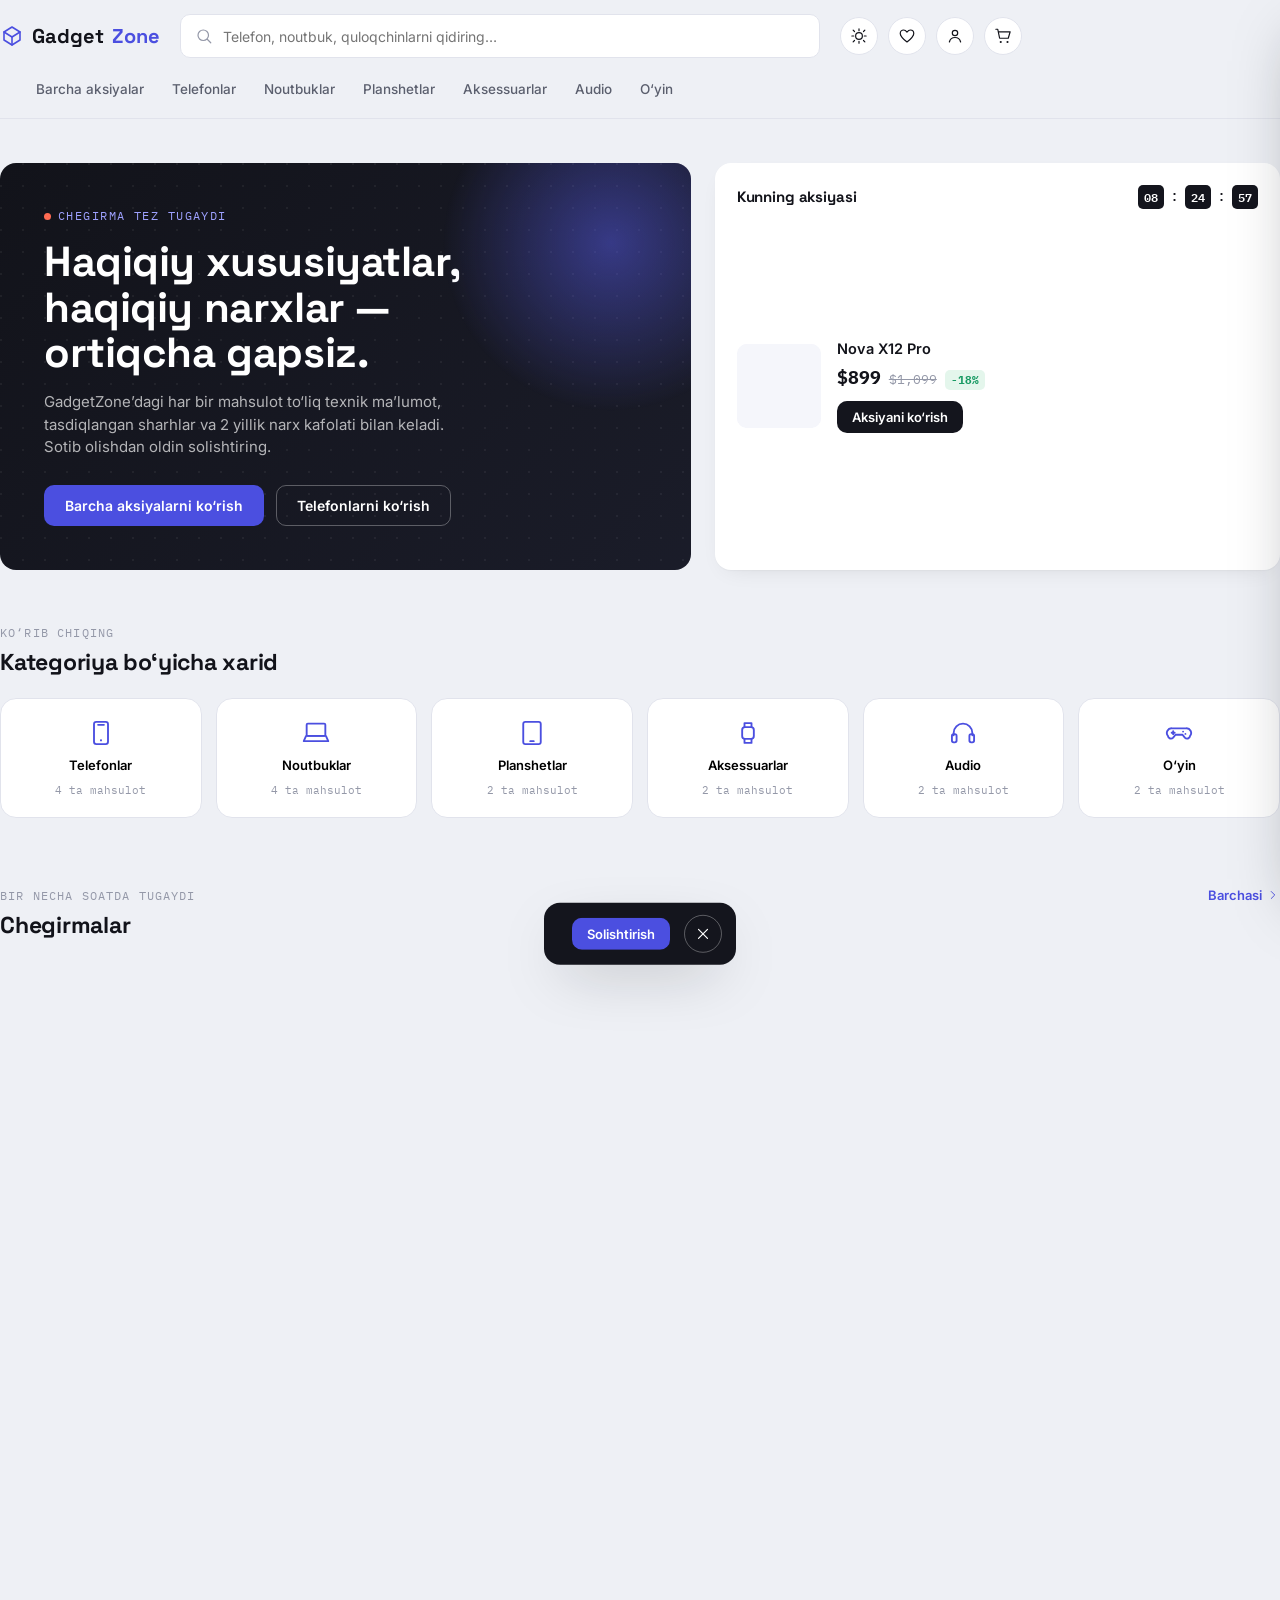
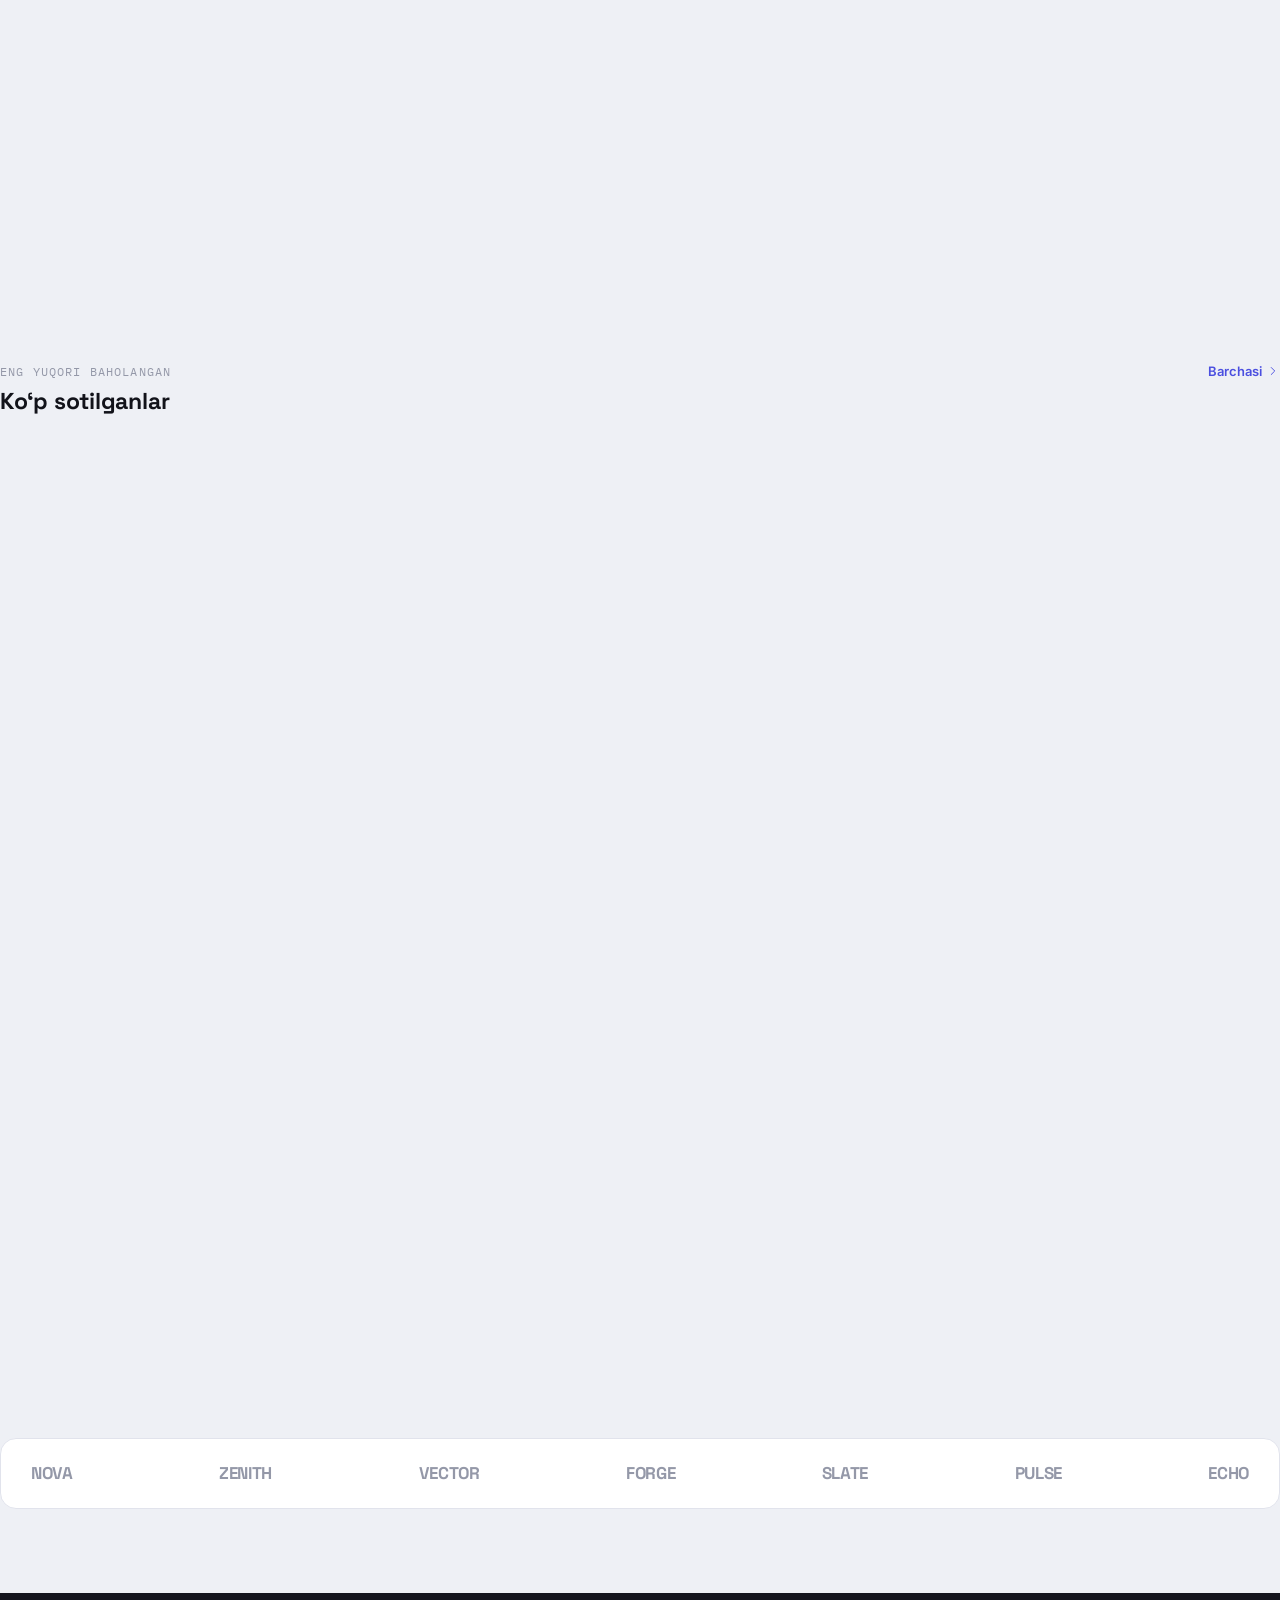
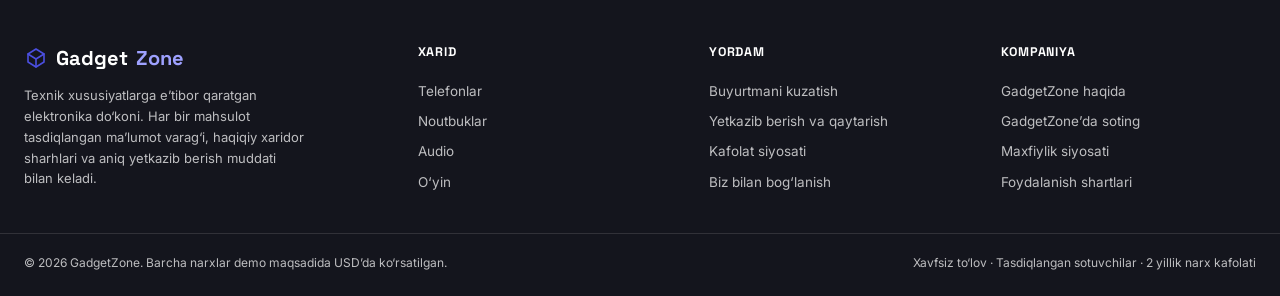
<file: index.html>
<!DOCTYPE html>
<html lang="uz">
<head>
<meta charset="UTF-8">
<meta name="viewport" content="width=device-width, initial-scale=1.0">
<title>GadgetZone — Ishonchli texnik xususiyatlar</title>
<link rel="preconnect" href="https://fonts.googleapis.com">
<link href="https://fonts.googleapis.com/css2?family=Space+Grotesk:wght@500;600;700&family=Inter:wght@400;500;600;700&family=IBM+Plex+Mono:wght@400;500;600&display=swap" rel="stylesheet">
 <link rel="stylesheet" href="style.css">
</head>
<body>

<!-- Icon symbols -->
<svg class="visually-hidden" aria-hidden="true">
  <symbol id="icon-logo" viewBox="0 0 24 24"><path d="M4 8 L12 3 L20 8 L20 16 L12 21 L4 16 Z"/><path d="M4 8 L12 13 L20 8"/><path d="M12 13 L12 21"/></symbol>
  <symbol id="icon-search" viewBox="0 0 24 24"><circle cx="11" cy="11" r="7"/><path d="M21 21 L16.65 16.65"/></symbol>
  <symbol id="icon-heart" viewBox="0 0 24 24"><path d="M12 20 C7 16 3 12.5 3 8.5 C3 5.8 5.1 4 7.5 4 C9.2 4 10.6 5 12 6.8 C13.4 5 14.8 4 16.5 4 C18.9 4 21 5.8 21 8.5 C21 12.5 17 16 12 20 Z"/></symbol>
  <symbol id="icon-heart-filled" viewBox="0 0 24 24" fill="currentColor" stroke="none"><path d="M12 20 C7 16 3 12.5 3 8.5 C3 5.8 5.1 4 7.5 4 C9.2 4 10.6 5 12 6.8 C13.4 5 14.8 4 16.5 4 C18.9 4 21 5.8 21 8.5 C21 12.5 17 16 12 20 Z"/></symbol>
  <symbol id="icon-cart" viewBox="0 0 24 24"><circle cx="9" cy="20" r="1.4" fill="currentColor" stroke="none"/><circle cx="18" cy="20" r="1.4" fill="currentColor" stroke="none"/><path d="M2.5 3 H5 L7.5 15 H19 L21.5 6.5 H6.2"/></symbol>
  <symbol id="icon-user" viewBox="0 0 24 24"><circle cx="12" cy="8" r="3.6"/><path d="M4.5 20 C5.5 15.8 8.3 14 12 14 C15.7 14 18.5 15.8 19.5 20"/></symbol>
  <symbol id="icon-star" viewBox="0 0 24 24" fill="currentColor" stroke="none"><path d="M12 2.5 L14.9 8.6 L21.5 9.5 L16.8 14.2 L17.9 20.8 L12 17.6 L6.1 20.8 L7.2 14.2 L2.5 9.5 L9.1 8.6 Z"/></symbol>
  <symbol id="icon-star-o" viewBox="0 0 24 24"><path d="M12 2.5 L14.9 8.6 L21.5 9.5 L16.8 14.2 L17.9 20.8 L12 17.6 L6.1 20.8 L7.2 14.2 L2.5 9.5 L9.1 8.6 Z"/></symbol>
  <symbol id="icon-chevron" viewBox="0 0 24 24"><path d="M9 6 L15 12 L9 18"/></symbol>
  <symbol id="icon-close" viewBox="0 0 24 24"><path d="M6 6 L18 18 M18 6 L6 18"/></symbol>
  <symbol id="icon-plus" viewBox="0 0 24 24"><path d="M12 5 V19 M5 12 H19"/></symbol>
  <symbol id="icon-minus" viewBox="0 0 24 24"><path d="M5 12 H19"/></symbol>
  <symbol id="icon-check" viewBox="0 0 24 24"><path d="M4 12.5 L9.5 18 L20 6"/></symbol>
  <symbol id="icon-truck" viewBox="0 0 24 24"><rect x="1.5" y="7" width="13" height="9"/><path d="M14.5 10 H19 L22 13.5 V16 H14.5 Z"/><circle cx="6" cy="19" r="1.8"/><circle cx="18" cy="19" r="1.8"/></symbol>
  <symbol id="icon-shield" viewBox="0 0 24 24"><path d="M12 3 L20 6.5 V12 C20 16.5 16.8 19.8 12 21.5 C7.2 19.8 4 16.5 4 12 V6.5 Z"/><path d="M8.5 12 L11 14.5 L16 9" /></symbol>
  <symbol id="icon-compare" viewBox="0 0 24 24"><path d="M7 3 V17 M4 6 L7 3 L10 6"/><path d="M17 21 V7 M14 18 L17 21 L20 18"/></symbol>
  <symbol id="icon-phone" viewBox="0 0 24 24"><rect x="6" y="2.5" width="12" height="19" rx="2"/><path d="M9.5 5 H14.5"/><circle cx="12" cy="18.3" r=".9" fill="currentColor" stroke="none"/></symbol>
  <symbol id="icon-laptop" viewBox="0 0 24 24"><rect x="4" y="4" width="16" height="10.5" rx="1"/><path d="M1.5 19 H22.5 L20.5 14.5 H3.5 Z"/></symbol>
  <symbol id="icon-tablet" viewBox="0 0 24 24"><rect x="4.5" y="2.5" width="15" height="19" rx="1.8"/><path d="M10.5 19 H13.5"/></symbol>
  <symbol id="icon-watch" viewBox="0 0 24 24"><rect x="7" y="7" width="10" height="10" rx="2.4"/><path d="M9 7 V3.5 H15 V7 M9 17 V20.5 H15 V17"/></symbol>
  <symbol id="icon-headphones" viewBox="0 0 24 24"><path d="M4 14 V12 A8 8 0 0 1 20 12 V14"/><rect x="2.5" y="13" width="4" height="7" rx="1.5"/><rect x="17.5" y="13" width="4" height="7" rx="1.5"/></symbol>
  <symbol id="icon-gamepad" viewBox="0 0 24 24"><path d="M6 8 H18 A4 4 0 0 1 21.5 14.5 A2.6 2.6 0 0 1 17 16 L15 13.5 H9 L7 16 A2.6 2.6 0 0 1 2.5 14.5 A4 4 0 0 1 6 8 Z"/><path d="M7 10.5 V13 M5.7 11.8 H8.3"/><circle cx="15.5" cy="10.8" r=".8" fill="currentColor" stroke="none"/><circle cx="17.5" cy="12.8" r=".8" fill="currentColor" stroke="none"/></symbol>
  <symbol id="icon-sun" viewBox="0 0 24 24"><circle cx="12" cy="12" r="4.5"/><path d="M12 2.5 V5 M12 19 V21.5 M4.2 4.2 L6 6 M18 18 L19.8 19.8 M2.5 12 H5 M19 12 H21.5 M4.2 19.8 L6 18 M18 6 L19.8 4.2"/></symbol>
  <symbol id="icon-moon" viewBox="0 0 24 24"><path d="M20 14.5 A8.5 8.5 0 1 1 9.5 4 A6.8 6.8 0 0 0 20 14.5 Z"/></symbol>
  <symbol id="icon-trash" viewBox="0 0 24 24"><path d="M4 7 H20"/><path d="M9 7 V4.5 A1 1 0 0 1 10 3.5 H14 A1 1 0 0 1 15 4.5 V7"/><path d="M6.5 7 L7.3 19.5 A1.5 1.5 0 0 0 8.8 21 H15.2 A1.5 1.5 0 0 0 16.7 19.5 L17.5 7"/><path d="M10 11 V17 M14 11 V17"/></symbol>
</svg>

<div id="toast-container"></div>

<header class="site-header">
  <div class="container mobile-locbar">
    <span class="loc"><svg class="icon"><use href="#icon-truck"/></svg>Gadget<b style="color:var(--accent)">Zone</b><svg class="icon chev" style="transform:rotate(90deg)"><use href="#icon-chevron"/></svg></span>
    <span style="display:flex; align-items:center; gap:10px;">
      <span class="deliver">Bugun yetkaziladi</span>
      <button class="btn-icon theme-toggle" title="Tungi rejim" onclick="toggleTheme()" style="width:32px;height:32px;">
        <svg class="icon icon-sun" style="width:16px;height:16px;"><use href="#icon-sun"/></svg>
        <svg class="icon icon-moon" style="width:16px;height:16px;"><use href="#icon-moon"/></svg>
      </button>
    </span>
  </div>
  <div class="container header-top">
    <a href="#" class="logo" onclick="showView('home');return false;"><svg class="icon"><use href="#icon-logo"/></svg>Gadget<b>Zone</b></a>
    <div class="search-wrap">
      <div class="search-box">
        <svg class="icon"><use href="#icon-search"/></svg>
        <input id="searchInput" type="text" placeholder="Telefon, noutbuk, quloqchinlarni qidiring…" autocomplete="off" aria-label="Mahsulotlarni qidirish">
      </div>
      <div id="searchSuggest" class="search-suggest hidden"></div>
    </div>
    <div class="header-actions">
      <button class="btn-icon theme-toggle" title="Tungi rejim" onclick="toggleTheme()">
        <svg class="icon icon-sun"><use href="#icon-sun"/></svg>
        <svg class="icon icon-moon"><use href="#icon-moon"/></svg>
      </button>
      <button class="btn-icon" title="Sevimlilar" onclick="showView('listing',{category:'all', wishlistOnly:true})">
        <svg class="icon"><use href="#icon-heart"/></svg>
      </button>
      <button class="btn-icon" title="Profil" onclick="showToast('Profil hali bu demo versiyada ulanmagan.')">
        <svg class="icon"><use href="#icon-user"/></svg>
      </button>
      <button class="btn-icon cart-btn" title="Savat" onclick="openCart()">
        <svg class="icon"><use href="#icon-cart"/></svg>
        <span id="cartCount" class="badge-count hidden">0</span>
      </button>
    </div>
  </div>
  <div class="container header-nav" id="headerNav"></div>
</header>

<main id="home-view">
  <div class="container hero">
    <div class="hero-grid">
      <div class="hero-main">
        <span class="hero-eyebrow">Chegirma tez tugaydi</span>
        <h1>Haqiqiy xususiyatlar, haqiqiy narxlar — ortiqcha gapsiz.</h1>
        <p>GadgetZone’dagi har bir mahsulot to‘liq texnik ma’lumot, tasdiqlangan sharhlar va 2 yillik narx kafolati bilan keladi. Sotib olishdan oldin solishtiring.</p>
        <div class="hero-cta">
          <button class="btn btn-primary" onclick="showView('listing',{category:'all'})">Barcha aksiyalarni ko‘rish</button>
          <button class="btn btn-ghost" style="border-color:rgba(255,255,255,.3); color:#fff;" onclick="showView('listing',{category:'phone'})">Telefonlarni ko‘rish</button>
        </div>
      </div>
      <div class="hero-side">
        <div class="deal-card">
          <div class="deal-head">
            <h3>Kunning aksiyasi</h3>
            <div class="countdown" id="countdown"><span>08</span>:<span>24</span>:<span>59</span></div>
          </div>
          <div class="deal-body" id="dealOfDay"></div>
        </div>
      </div>
    </div>
  </div>

  <div class="container section reveal">
    <div class="section-head">
      <div><span class="eyebrow">Ko‘rib chiqing</span><h2>Kategoriya bo‘yicha xarid</h2></div>
    </div>
    <div class="cat-row reveal-stagger" id="catRow"></div>
  </div>

  <div class="container section reveal">
    <div class="section-head">
      <div><span class="eyebrow">Bir necha soatda tugaydi</span><h2>Chegirmalar</h2></div>
      <a class="see-all" href="#" onclick="showView('listing',{category:'all',badge:'flash'});return false;">Barchasi <svg class="icon" style="width:14px;height:14px;"><use href="#icon-chevron"/></svg></a>
    </div>
    <div class="grid" id="flashGrid"></div>
  </div>

  <div class="container section reveal">
    <div class="section-head">
      <div><span class="eyebrow">Eng yuqori baholangan</span><h2>Ko‘p sotilganlar</h2></div>
      <a class="see-all" href="#" onclick="showView('listing',{category:'all',badge:'bestseller'});return false;">Barchasi <svg class="icon" style="width:14px;height:14px;"><use href="#icon-chevron"/></svg></a>
    </div>
    <div class="grid" id="bestGrid"></div>
  </div>

  <div class="container section reveal">
    <div class="brand-strip">
      <span class="b">NOVA</span><span class="b">ZENITH</span><span class="b">VECTOR</span><span class="b">FORGE</span><span class="b">SLATE</span><span class="b">PULSE</span><span class="b">ECHO</span>
    </div>
  </div>
</main>

<main id="listing-view" class="hidden">
  <div class="container">
    <div class="breadcrumbs"><a href="#" onclick="showView('home');return false;">Bosh sahifa</a><svg class="icon" style="width:12px;height:12px;"><use href="#icon-chevron"/></svg><span id="crumbCurrent">Barcha mahsulotlar</span></div>
    <div class="listing-head">
      <h1 id="listingTitle">Barcha mahsulotlar</h1>
      <div style="display:flex; align-items:center; gap:14px;">
        <span class="result-count" id="resultCount"></span>
        <select class="sort-select" id="sortSelect" onchange="state.sort=this.value; renderListingGrid();">
          <option value="featured">Saralash: Tavsiya etilgan</option>
          <option value="price-asc">Narx: Arzondan qimmatga</option>
          <option value="price-desc">Narx: Qimmatdan arzonga</option>
          <option value="rating">Reyting bo‘yicha</option>
        </select>
      </div>
    </div>
    <div class="listing-layout">
      <aside class="filters">
        <div class="filter-group">
          <div class="filter-title">Kategoriya</div>
          <div id="filterCats"></div>
        </div>
        <div class="filter-group">
          <div class="filter-title">Narx oralig‘i</div>
          <div class="price-inputs">
            <input type="number" id="priceMin" placeholder="Min" min="0" onchange="applyFilters()">
            <span>–</span>
            <input type="number" id="priceMax" placeholder="Maks" min="0" onchange="applyFilters()">
          </div>
        </div>
        <div class="filter-group">
          <div class="filter-title">Brend</div>
          <div id="filterBrands"></div>
        </div>
        <div class="filter-group">
          <div class="filter-title">Reyting</div>
          <div class="rating-filter" id="filterRating"></div>
        </div>
        <button class="btn btn-ghost btn-sm clear-filters" onclick="clearFilters()">Filtrlarni tozalash</button>
      </aside>
      <div>
        <div class="grid" id="listingGrid"></div>
        <div id="listingEmpty" class="empty-state hidden">
          <svg class="icon"><use href="#icon-search"/></svg>
          <h3>Bu filtrlarga mos mahsulot topilmadi</h3>
          <p style="margin-top:6px;">Narx oralig‘ini kengaytiring yoki filtrni tozalang.</p>
        </div>
      </div>
    </div>
  </div>
</main>

<main id="detail-view" class="hidden">
  <div class="container">
    <div class="breadcrumbs">
      <a href="#" onclick="showView('home');return false;">Bosh sahifa</a><svg class="icon" style="width:12px;height:12px;"><use href="#icon-chevron"/></svg>
      <a href="#" id="crumbCat" onclick="return false;">Kategoriya</a><svg class="icon" style="width:12px;height:12px;"><use href="#icon-chevron"/></svg>
      <span id="crumbName">Mahsulot</span>
    </div>
    <div class="detail-grid" id="detailGrid"></div>
    <div id="relatedWrap" class="section" style="padding-top:0;">
      <div class="section-head"><div><span class="eyebrow">Sizga yoqishi mumkin</span><h2>O‘xshash mahsulotlar</h2></div></div>
      <div class="grid" id="relatedGrid"></div>
    </div>
  </div>
</main>

<div class="cart-overlay" id="cartOverlay" onclick="closeCart()"></div>
<aside class="cart-drawer" id="cartDrawer" aria-label="Shopping cart">
  <div class="cart-head">
    <h3>Savatingiz (<span id="cartHeadCount">0</span>)</h3>
    <button class="btn-icon" onclick="closeCart()"><svg class="icon"><use href="#icon-close"/></svg></button>
  </div>
  <div class="cart-items" id="cartItems"></div>
  <div class="cart-foot" id="cartFoot"></div>
</aside>

<div class="compare-bar" id="compareBar">
  <div class="compare-thumbs" id="compareThumbs"></div>
  <button class="btn btn-primary btn-sm" onclick="openCompareModal()">Solishtirish</button>
  <button class="btn-icon" style="background:transparent;border-color:rgba(255,255,255,.3);color:#fff;" onclick="clearCompare()"><svg class="icon"><use href="#icon-close"/></svg></button>
</div>

<div class="modal-overlay" id="compareModalOverlay" onclick="if(event.target===this)closeCompareModal()">
  <div class="modal-box">
    <div class="modal-head">
      <h3>Xususiyatlarni solishtirish</h3>
      <button class="btn-icon" onclick="closeCompareModal()"><svg class="icon"><use href="#icon-close"/></svg></button>
    </div>
    <div style="overflow-x:auto;">
      <table class="compare-table" id="compareTable"></table>
    </div>
  </div>
</div>

<footer class="footer">
  <div class="container footer-grid">
    <div class="footer-brand">
      <div class="logo"><svg class="icon"><use href="#icon-logo"/></svg>Gadget<b style="color:#9EA1FF;">Zone</b></div>
      <p>Texnik xususiyatlarga e’tibor qaratgan elektronika do‘koni. Har bir mahsulot tasdiqlangan ma’lumot varag‘i, haqiqiy xaridor sharhlari va aniq yetkazib berish muddati bilan keladi.</p>
    </div>
    <div class="footer-col"><h4>Xarid</h4>
      <a href="#" onclick="showView('listing',{category:'phone'});return false;">Telefonlar</a>
      <a href="#" onclick="showView('listing',{category:'laptop'});return false;">Noutbuklar</a>
      <a href="#" onclick="showView('listing',{category:'audio'});return false;">Audio</a>
      <a href="#" onclick="showView('listing',{category:'gaming'});return false;">O‘yin</a>
    </div>
    <div class="footer-col"><h4>Yordam</h4>
      <a href="#">Buyurtmani kuzatish</a>
      <a href="#">Yetkazib berish va qaytarish</a>
      <a href="#">Kafolat siyosati</a>
      <a href="#">Biz bilan bog‘lanish</a>
    </div>
    <div class="footer-col"><h4>Kompaniya</h4>
      <a href="#">GadgetZone haqida</a>
      <a href="#">GadgetZone’da soting</a>
      <a href="#">Maxfiylik siyosati</a>
      <a href="#">Foydalanish shartlari</a>
    </div>
  </div>
  <div class="container footer-bottom">
    <span>© 2026 GadgetZone. Barcha narxlar demo maqsadida USD’da ko‘rsatilgan.</span>
    <span>Xavfsiz to‘lov · Tasdiqlangan sotuvchilar · 2 yillik narx kafolati</span>
  </div>
</footer>

<nav class="mobile-tabbar" id="mobileTabbar" aria-label="Primary">
  <button class="tab" data-tab="home" onclick="showView('home')">
    <svg class="icon"><use href="#icon-logo"/></svg>
    <span>Bosh sahifa</span>
  </button>
  <button class="tab" data-tab="catalog" onclick="showView('listing',{category:'all'})">
    <svg class="icon"><use href="#icon-search"/></svg>
    <span>Katalog</span>
  </button>
  <button class="tab" data-tab="cart" onclick="openCart()">
    <svg class="icon"><use href="#icon-cart"/></svg>
    <span id="tabCartBadge" class="tab-badge hidden">0</span>
    <span>Savat</span>
  </button>
  <button class="tab" data-tab="wishlist" onclick="showView('listing',{category:'all', wishlistOnly:true})">
    <svg class="icon"><use href="#icon-heart"/></svg>
    <span>Istaklar</span>
  </button>
  <button class="tab" data-tab="profile" onclick="showToast('Profil hali bu demo versiyada ulanmagan.')">
    <svg class="icon"><use href="#icon-user"/></svg>
    <span>Profil</span>
  </button>
</nav>

<script src="script.js"></script>

</body>
</html>
</file>
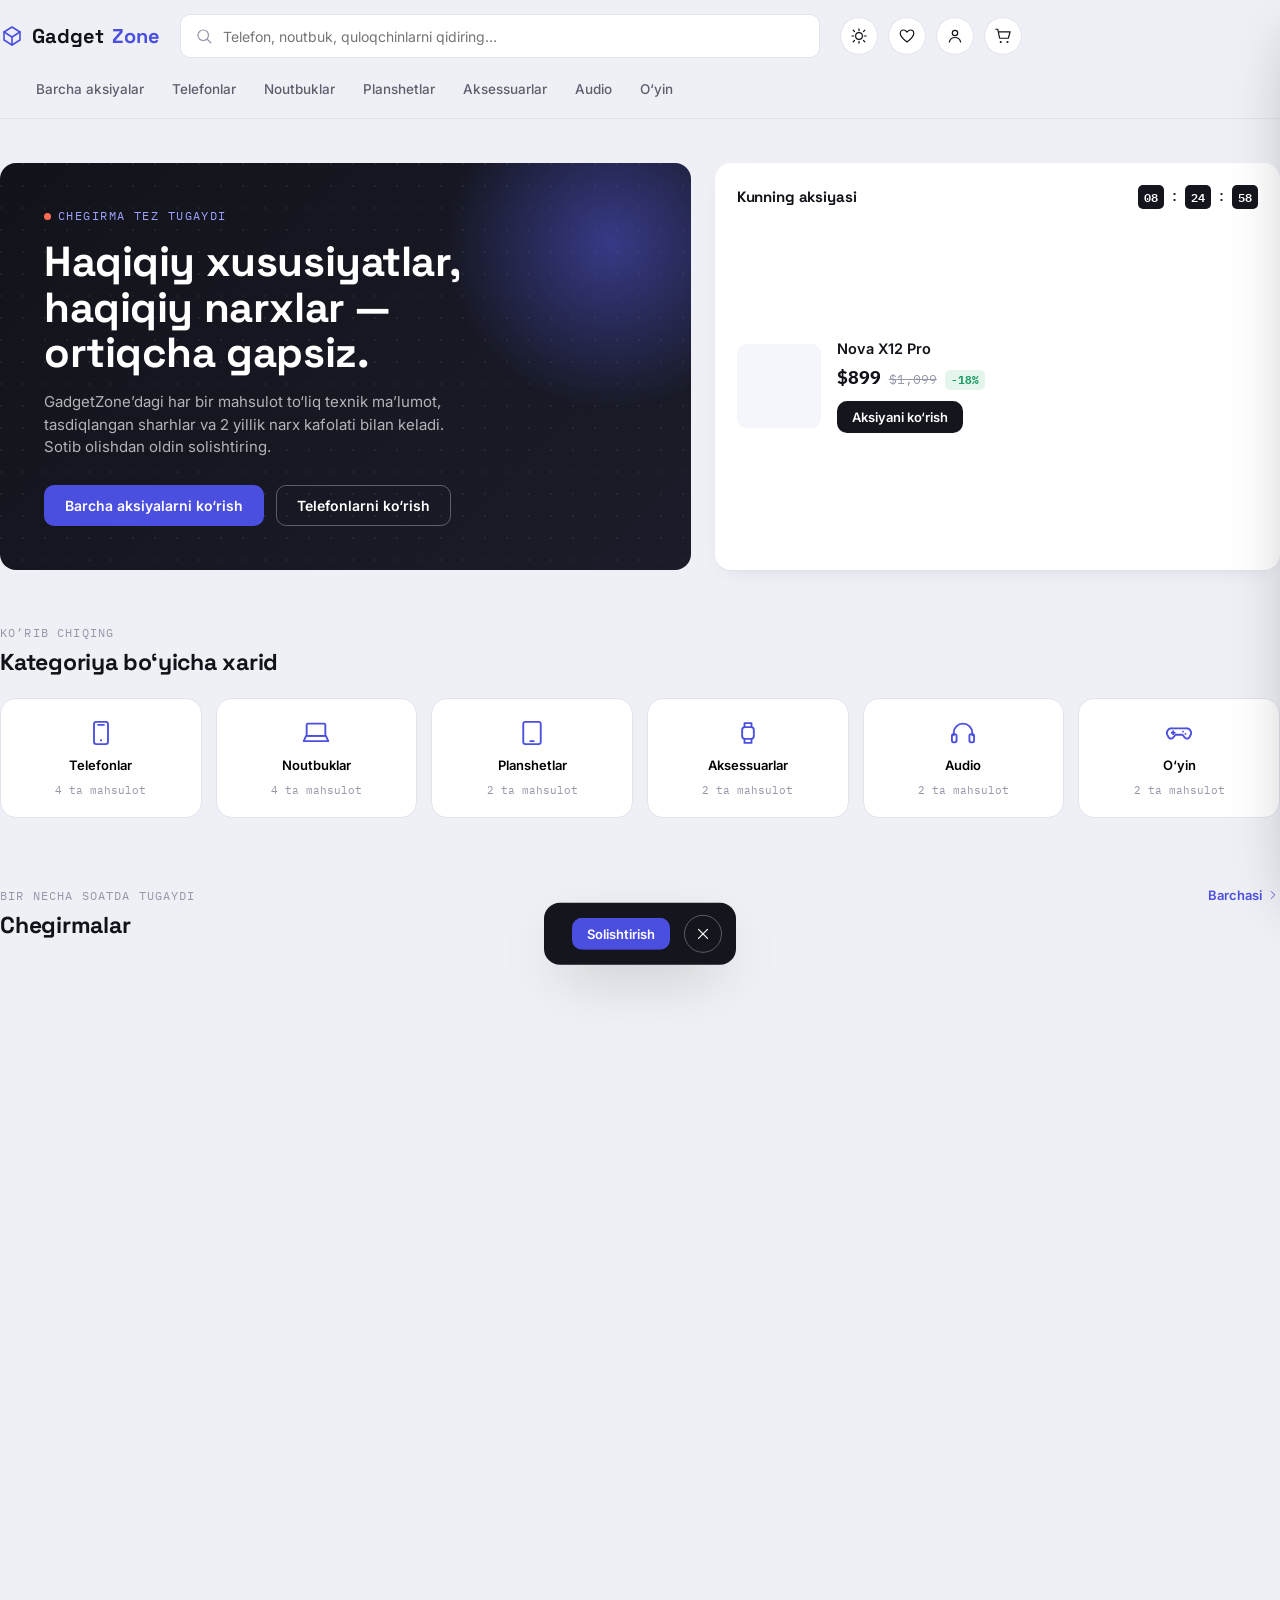
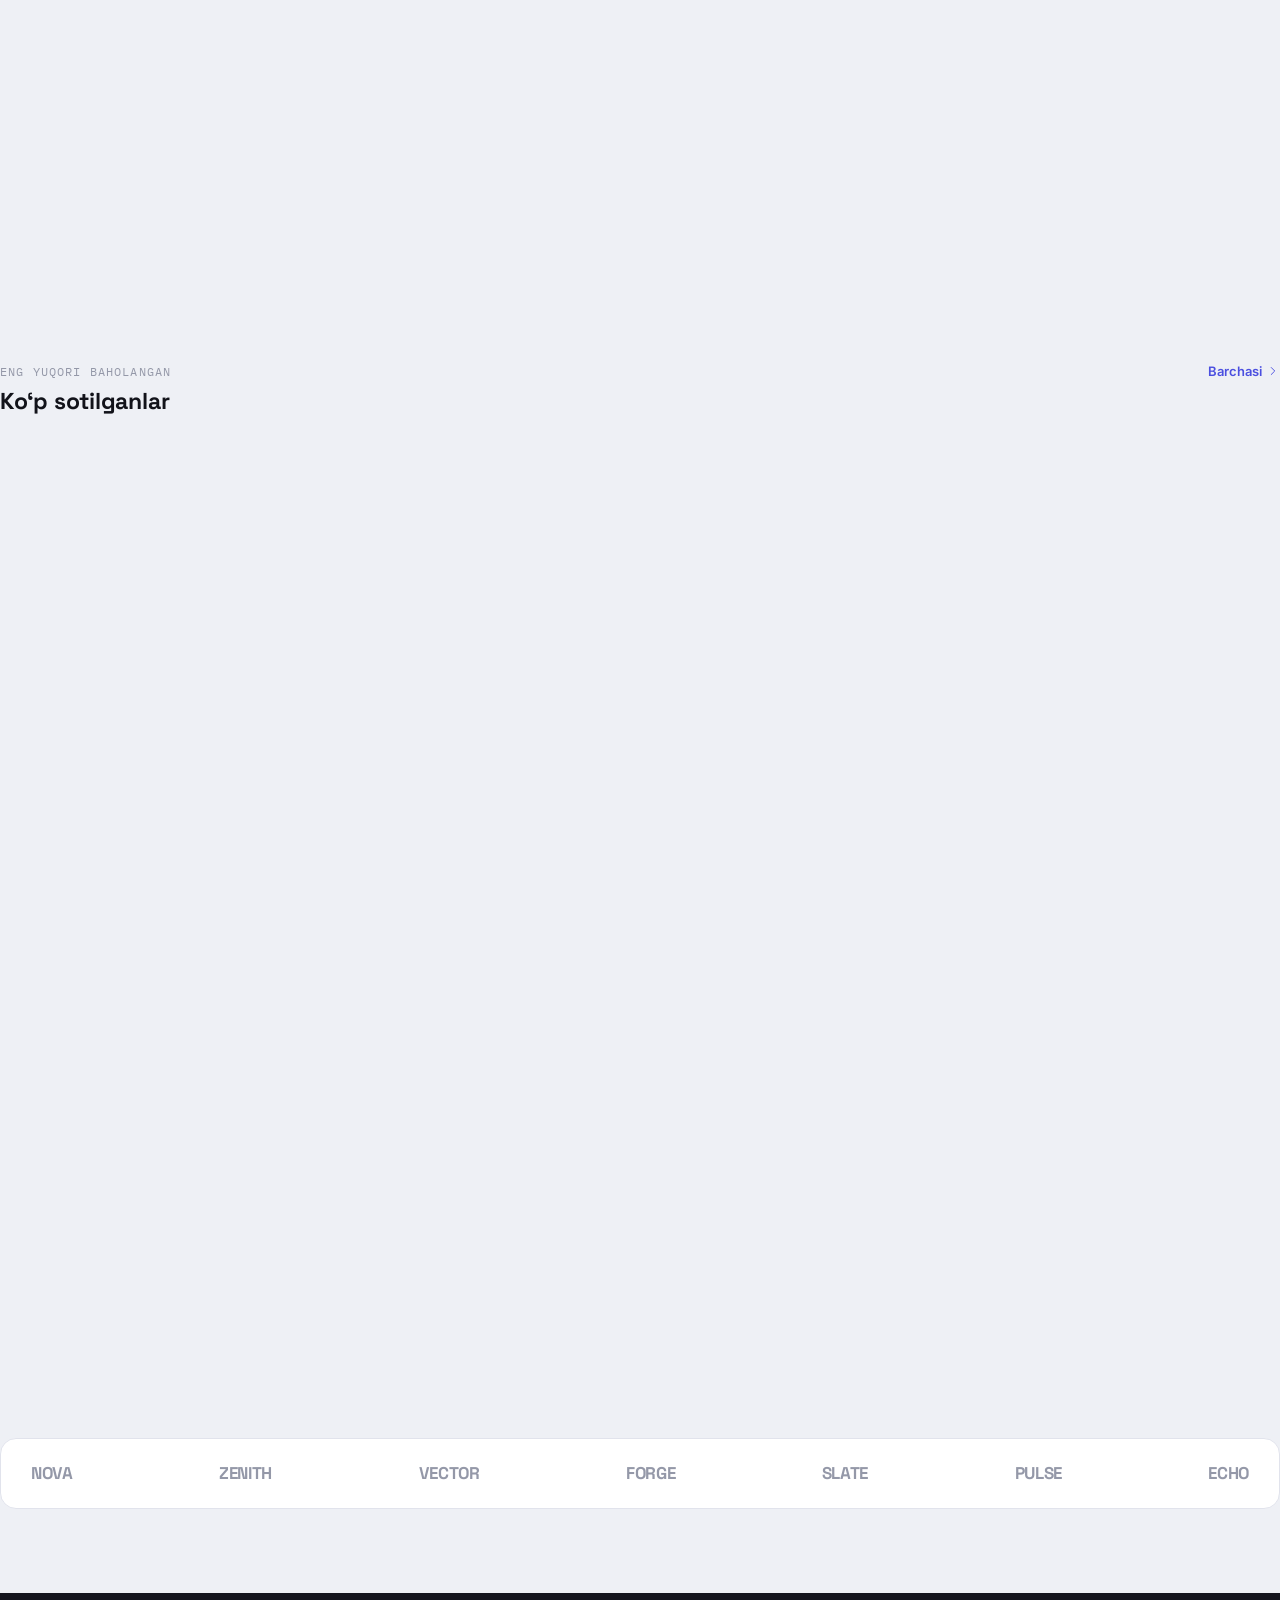
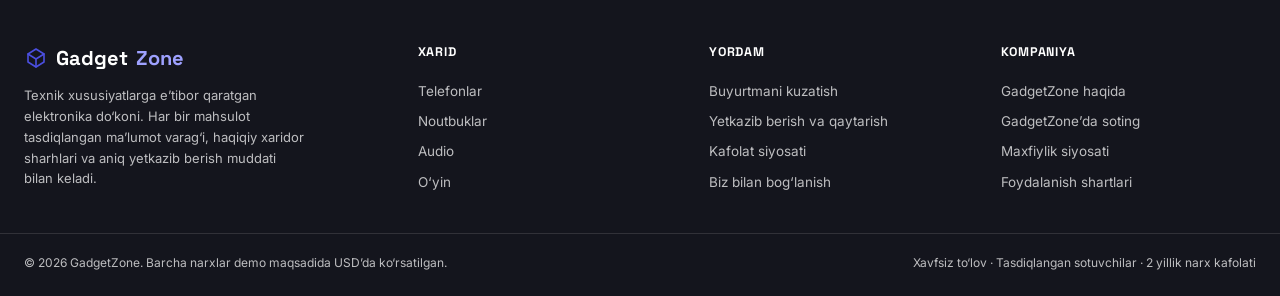
<file: New-shop/index.html>
<!DOCTYPE html>
<html lang="uz">
<head>
<meta charset="UTF-8">
<meta name="viewport" content="width=device-width, initial-scale=1.0">
<title>GadgetZone — Ishonchli texnik xususiyatlar</title>
<link rel="preconnect" href="https://fonts.googleapis.com">
<link href="https://fonts.googleapis.com/css2?family=Space+Grotesk:wght@500;600;700&family=Inter:wght@400;500;600;700&family=IBM+Plex+Mono:wght@400;500;600&display=swap" rel="stylesheet">
 <link rel="stylesheet" href="style.css">
</head>
<body>

<!-- Icon symbols -->
<svg class="visually-hidden" aria-hidden="true">
  <symbol id="icon-logo" viewBox="0 0 24 24"><path d="M4 8 L12 3 L20 8 L20 16 L12 21 L4 16 Z"/><path d="M4 8 L12 13 L20 8"/><path d="M12 13 L12 21"/></symbol>
  <symbol id="icon-search" viewBox="0 0 24 24"><circle cx="11" cy="11" r="7"/><path d="M21 21 L16.65 16.65"/></symbol>
  <symbol id="icon-heart" viewBox="0 0 24 24"><path d="M12 20 C7 16 3 12.5 3 8.5 C3 5.8 5.1 4 7.5 4 C9.2 4 10.6 5 12 6.8 C13.4 5 14.8 4 16.5 4 C18.9 4 21 5.8 21 8.5 C21 12.5 17 16 12 20 Z"/></symbol>
  <symbol id="icon-heart-filled" viewBox="0 0 24 24" fill="currentColor" stroke="none"><path d="M12 20 C7 16 3 12.5 3 8.5 C3 5.8 5.1 4 7.5 4 C9.2 4 10.6 5 12 6.8 C13.4 5 14.8 4 16.5 4 C18.9 4 21 5.8 21 8.5 C21 12.5 17 16 12 20 Z"/></symbol>
  <symbol id="icon-cart" viewBox="0 0 24 24"><circle cx="9" cy="20" r="1.4" fill="currentColor" stroke="none"/><circle cx="18" cy="20" r="1.4" fill="currentColor" stroke="none"/><path d="M2.5 3 H5 L7.5 15 H19 L21.5 6.5 H6.2"/></symbol>
  <symbol id="icon-user" viewBox="0 0 24 24"><circle cx="12" cy="8" r="3.6"/><path d="M4.5 20 C5.5 15.8 8.3 14 12 14 C15.7 14 18.5 15.8 19.5 20"/></symbol>
  <symbol id="icon-star" viewBox="0 0 24 24" fill="currentColor" stroke="none"><path d="M12 2.5 L14.9 8.6 L21.5 9.5 L16.8 14.2 L17.9 20.8 L12 17.6 L6.1 20.8 L7.2 14.2 L2.5 9.5 L9.1 8.6 Z"/></symbol>
  <symbol id="icon-star-o" viewBox="0 0 24 24"><path d="M12 2.5 L14.9 8.6 L21.5 9.5 L16.8 14.2 L17.9 20.8 L12 17.6 L6.1 20.8 L7.2 14.2 L2.5 9.5 L9.1 8.6 Z"/></symbol>
  <symbol id="icon-chevron" viewBox="0 0 24 24"><path d="M9 6 L15 12 L9 18"/></symbol>
  <symbol id="icon-close" viewBox="0 0 24 24"><path d="M6 6 L18 18 M18 6 L6 18"/></symbol>
  <symbol id="icon-plus" viewBox="0 0 24 24"><path d="M12 5 V19 M5 12 H19"/></symbol>
  <symbol id="icon-minus" viewBox="0 0 24 24"><path d="M5 12 H19"/></symbol>
  <symbol id="icon-check" viewBox="0 0 24 24"><path d="M4 12.5 L9.5 18 L20 6"/></symbol>
  <symbol id="icon-truck" viewBox="0 0 24 24"><rect x="1.5" y="7" width="13" height="9"/><path d="M14.5 10 H19 L22 13.5 V16 H14.5 Z"/><circle cx="6" cy="19" r="1.8"/><circle cx="18" cy="19" r="1.8"/></symbol>
  <symbol id="icon-shield" viewBox="0 0 24 24"><path d="M12 3 L20 6.5 V12 C20 16.5 16.8 19.8 12 21.5 C7.2 19.8 4 16.5 4 12 V6.5 Z"/><path d="M8.5 12 L11 14.5 L16 9" /></symbol>
  <symbol id="icon-compare" viewBox="0 0 24 24"><path d="M7 3 V17 M4 6 L7 3 L10 6"/><path d="M17 21 V7 M14 18 L17 21 L20 18"/></symbol>
  <symbol id="icon-phone" viewBox="0 0 24 24"><rect x="6" y="2.5" width="12" height="19" rx="2"/><path d="M9.5 5 H14.5"/><circle cx="12" cy="18.3" r=".9" fill="currentColor" stroke="none"/></symbol>
  <symbol id="icon-laptop" viewBox="0 0 24 24"><rect x="4" y="4" width="16" height="10.5" rx="1"/><path d="M1.5 19 H22.5 L20.5 14.5 H3.5 Z"/></symbol>
  <symbol id="icon-tablet" viewBox="0 0 24 24"><rect x="4.5" y="2.5" width="15" height="19" rx="1.8"/><path d="M10.5 19 H13.5"/></symbol>
  <symbol id="icon-watch" viewBox="0 0 24 24"><rect x="7" y="7" width="10" height="10" rx="2.4"/><path d="M9 7 V3.5 H15 V7 M9 17 V20.5 H15 V17"/></symbol>
  <symbol id="icon-headphones" viewBox="0 0 24 24"><path d="M4 14 V12 A8 8 0 0 1 20 12 V14"/><rect x="2.5" y="13" width="4" height="7" rx="1.5"/><rect x="17.5" y="13" width="4" height="7" rx="1.5"/></symbol>
  <symbol id="icon-gamepad" viewBox="0 0 24 24"><path d="M6 8 H18 A4 4 0 0 1 21.5 14.5 A2.6 2.6 0 0 1 17 16 L15 13.5 H9 L7 16 A2.6 2.6 0 0 1 2.5 14.5 A4 4 0 0 1 6 8 Z"/><path d="M7 10.5 V13 M5.7 11.8 H8.3"/><circle cx="15.5" cy="10.8" r=".8" fill="currentColor" stroke="none"/><circle cx="17.5" cy="12.8" r=".8" fill="currentColor" stroke="none"/></symbol>
  <symbol id="icon-sun" viewBox="0 0 24 24"><circle cx="12" cy="12" r="4.5"/><path d="M12 2.5 V5 M12 19 V21.5 M4.2 4.2 L6 6 M18 18 L19.8 19.8 M2.5 12 H5 M19 12 H21.5 M4.2 19.8 L6 18 M18 6 L19.8 4.2"/></symbol>
  <symbol id="icon-moon" viewBox="0 0 24 24"><path d="M20 14.5 A8.5 8.5 0 1 1 9.5 4 A6.8 6.8 0 0 0 20 14.5 Z"/></symbol>
  <symbol id="icon-trash" viewBox="0 0 24 24"><path d="M4 7 H20"/><path d="M9 7 V4.5 A1 1 0 0 1 10 3.5 H14 A1 1 0 0 1 15 4.5 V7"/><path d="M6.5 7 L7.3 19.5 A1.5 1.5 0 0 0 8.8 21 H15.2 A1.5 1.5 0 0 0 16.7 19.5 L17.5 7"/><path d="M10 11 V17 M14 11 V17"/></symbol>
</svg>

<div id="toast-container"></div>

<header class="site-header">
  <div class="container mobile-locbar">
    <span class="loc"><svg class="icon"><use href="#icon-truck"/></svg>Gadget<b style="color:var(--accent)">Zone</b><svg class="icon chev" style="transform:rotate(90deg)"><use href="#icon-chevron"/></svg></span>
    <span style="display:flex; align-items:center; gap:10px;">
      <span class="deliver">Bugun yetkaziladi</span>
      <button class="btn-icon theme-toggle" title="Tungi rejim" onclick="toggleTheme()" style="width:32px;height:32px;">
        <svg class="icon icon-sun" style="width:16px;height:16px;"><use href="#icon-sun"/></svg>
        <svg class="icon icon-moon" style="width:16px;height:16px;"><use href="#icon-moon"/></svg>
      </button>
    </span>
  </div>
  <div class="container header-top">
    <a href="#" class="logo" onclick="showView('home');return false;"><svg class="icon"><use href="#icon-logo"/></svg>Gadget<b>Zone</b></a>
    <div class="search-wrap">
      <div class="search-box">
        <svg class="icon"><use href="#icon-search"/></svg>
        <input id="searchInput" type="text" placeholder="Telefon, noutbuk, quloqchinlarni qidiring…" autocomplete="off" aria-label="Mahsulotlarni qidirish">
      </div>
      <div id="searchSuggest" class="search-suggest hidden"></div>
    </div>
    <div class="header-actions">
      <button class="btn-icon theme-toggle" title="Tungi rejim" onclick="toggleTheme()">
        <svg class="icon icon-sun"><use href="#icon-sun"/></svg>
        <svg class="icon icon-moon"><use href="#icon-moon"/></svg>
      </button>
      <button class="btn-icon" title="Sevimlilar" onclick="showView('listing',{category:'all', wishlistOnly:true})">
        <svg class="icon"><use href="#icon-heart"/></svg>
      </button>
      <button class="btn-icon" title="Profil" onclick="showToast('Profil hali bu demo versiyada ulanmagan.')">
        <svg class="icon"><use href="#icon-user"/></svg>
      </button>
      <button class="btn-icon cart-btn" title="Savat" onclick="openCart()">
        <svg class="icon"><use href="#icon-cart"/></svg>
        <span id="cartCount" class="badge-count hidden">0</span>
      </button>
    </div>
  </div>
  <div class="container header-nav" id="headerNav"></div>
</header>

<main id="home-view">
  <div class="container hero">
    <div class="hero-grid">
      <div class="hero-main">
        <span class="hero-eyebrow">Chegirma tez tugaydi</span>
        <h1>Haqiqiy xususiyatlar, haqiqiy narxlar — ortiqcha gapsiz.</h1>
        <p>GadgetZone’dagi har bir mahsulot to‘liq texnik ma’lumot, tasdiqlangan sharhlar va 2 yillik narx kafolati bilan keladi. Sotib olishdan oldin solishtiring.</p>
        <div class="hero-cta">
          <button class="btn btn-primary" onclick="showView('listing',{category:'all'})">Barcha aksiyalarni ko‘rish</button>
          <button class="btn btn-ghost" style="border-color:rgba(255,255,255,.3); color:#fff;" onclick="showView('listing',{category:'phone'})">Telefonlarni ko‘rish</button>
        </div>
      </div>
      <div class="hero-side">
        <div class="deal-card">
          <div class="deal-head">
            <h3>Kunning aksiyasi</h3>
            <div class="countdown" id="countdown"><span>08</span>:<span>24</span>:<span>59</span></div>
          </div>
          <div class="deal-body" id="dealOfDay"></div>
        </div>
      </div>
    </div>
  </div>

  <div class="container section reveal">
    <div class="section-head">
      <div><span class="eyebrow">Ko‘rib chiqing</span><h2>Kategoriya bo‘yicha xarid</h2></div>
    </div>
    <div class="cat-row reveal-stagger" id="catRow"></div>
  </div>

  <div class="container section reveal">
    <div class="section-head">
      <div><span class="eyebrow">Bir necha soatda tugaydi</span><h2>Chegirmalar</h2></div>
      <a class="see-all" href="#" onclick="showView('listing',{category:'all',badge:'flash'});return false;">Barchasi <svg class="icon" style="width:14px;height:14px;"><use href="#icon-chevron"/></svg></a>
    </div>
    <div class="grid" id="flashGrid"></div>
  </div>

  <div class="container section reveal">
    <div class="section-head">
      <div><span class="eyebrow">Eng yuqori baholangan</span><h2>Ko‘p sotilganlar</h2></div>
      <a class="see-all" href="#" onclick="showView('listing',{category:'all',badge:'bestseller'});return false;">Barchasi <svg class="icon" style="width:14px;height:14px;"><use href="#icon-chevron"/></svg></a>
    </div>
    <div class="grid" id="bestGrid"></div>
  </div>

  <div class="container section reveal">
    <div class="brand-strip">
      <span class="b">NOVA</span><span class="b">ZENITH</span><span class="b">VECTOR</span><span class="b">FORGE</span><span class="b">SLATE</span><span class="b">PULSE</span><span class="b">ECHO</span>
    </div>
  </div>
</main>

<main id="listing-view" class="hidden">
  <div class="container">
    <div class="breadcrumbs"><a href="#" onclick="showView('home');return false;">Bosh sahifa</a><svg class="icon" style="width:12px;height:12px;"><use href="#icon-chevron"/></svg><span id="crumbCurrent">Barcha mahsulotlar</span></div>
    <div class="listing-head">
      <h1 id="listingTitle">Barcha mahsulotlar</h1>
      <div style="display:flex; align-items:center; gap:14px;">
        <span class="result-count" id="resultCount"></span>
        <select class="sort-select" id="sortSelect" onchange="state.sort=this.value; renderListingGrid();">
          <option value="featured">Saralash: Tavsiya etilgan</option>
          <option value="price-asc">Narx: Arzondan qimmatga</option>
          <option value="price-desc">Narx: Qimmatdan arzonga</option>
          <option value="rating">Reyting bo‘yicha</option>
        </select>
      </div>
    </div>
    <div class="listing-layout">
      <aside class="filters">
        <div class="filter-group">
          <div class="filter-title">Kategoriya</div>
          <div id="filterCats"></div>
        </div>
        <div class="filter-group">
          <div class="filter-title">Narx oralig‘i</div>
          <div class="price-inputs">
            <input type="number" id="priceMin" placeholder="Min" min="0" onchange="applyFilters()">
            <span>–</span>
            <input type="number" id="priceMax" placeholder="Maks" min="0" onchange="applyFilters()">
          </div>
        </div>
        <div class="filter-group">
          <div class="filter-title">Brend</div>
          <div id="filterBrands"></div>
        </div>
        <div class="filter-group">
          <div class="filter-title">Reyting</div>
          <div class="rating-filter" id="filterRating"></div>
        </div>
        <button class="btn btn-ghost btn-sm clear-filters" onclick="clearFilters()">Filtrlarni tozalash</button>
      </aside>
      <div>
        <div class="grid" id="listingGrid"></div>
        <div id="listingEmpty" class="empty-state hidden">
          <svg class="icon"><use href="#icon-search"/></svg>
          <h3>Bu filtrlarga mos mahsulot topilmadi</h3>
          <p style="margin-top:6px;">Narx oralig‘ini kengaytiring yoki filtrni tozalang.</p>
        </div>
      </div>
    </div>
  </div>
</main>

<main id="detail-view" class="hidden">
  <div class="container">
    <div class="breadcrumbs">
      <a href="#" onclick="showView('home');return false;">Bosh sahifa</a><svg class="icon" style="width:12px;height:12px;"><use href="#icon-chevron"/></svg>
      <a href="#" id="crumbCat" onclick="return false;">Kategoriya</a><svg class="icon" style="width:12px;height:12px;"><use href="#icon-chevron"/></svg>
      <span id="crumbName">Mahsulot</span>
    </div>
    <div class="detail-grid" id="detailGrid"></div>
    <div id="relatedWrap" class="section" style="padding-top:0;">
      <div class="section-head"><div><span class="eyebrow">Sizga yoqishi mumkin</span><h2>O‘xshash mahsulotlar</h2></div></div>
      <div class="grid" id="relatedGrid"></div>
    </div>
  </div>
</main>

<div class="cart-overlay" id="cartOverlay" onclick="closeCart()"></div>
<aside class="cart-drawer" id="cartDrawer" aria-label="Shopping cart">
  <div class="cart-head">
    <h3>Savatingiz (<span id="cartHeadCount">0</span>)</h3>
    <button class="btn-icon" onclick="closeCart()"><svg class="icon"><use href="#icon-close"/></svg></button>
  </div>
  <div class="cart-items" id="cartItems"></div>
  <div class="cart-foot" id="cartFoot"></div>
</aside>

<div class="compare-bar" id="compareBar">
  <div class="compare-thumbs" id="compareThumbs"></div>
  <button class="btn btn-primary btn-sm" onclick="openCompareModal()">Solishtirish</button>
  <button class="btn-icon" style="background:transparent;border-color:rgba(255,255,255,.3);color:#fff;" onclick="clearCompare()"><svg class="icon"><use href="#icon-close"/></svg></button>
</div>

<div class="modal-overlay" id="compareModalOverlay" onclick="if(event.target===this)closeCompareModal()">
  <div class="modal-box">
    <div class="modal-head">
      <h3>Xususiyatlarni solishtirish</h3>
      <button class="btn-icon" onclick="closeCompareModal()"><svg class="icon"><use href="#icon-close"/></svg></button>
    </div>
    <div style="overflow-x:auto;">
      <table class="compare-table" id="compareTable"></table>
    </div>
  </div>
</div>

<footer class="footer">
  <div class="container footer-grid">
    <div class="footer-brand">
      <div class="logo"><svg class="icon"><use href="#icon-logo"/></svg>Gadget<b style="color:#9EA1FF;">Zone</b></div>
      <p>Texnik xususiyatlarga e’tibor qaratgan elektronika do‘koni. Har bir mahsulot tasdiqlangan ma’lumot varag‘i, haqiqiy xaridor sharhlari va aniq yetkazib berish muddati bilan keladi.</p>
    </div>
    <div class="footer-col"><h4>Xarid</h4>
      <a href="#" onclick="showView('listing',{category:'phone'});return false;">Telefonlar</a>
      <a href="#" onclick="showView('listing',{category:'laptop'});return false;">Noutbuklar</a>
      <a href="#" onclick="showView('listing',{category:'audio'});return false;">Audio</a>
      <a href="#" onclick="showView('listing',{category:'gaming'});return false;">O‘yin</a>
    </div>
    <div class="footer-col"><h4>Yordam</h4>
      <a href="#">Buyurtmani kuzatish</a>
      <a href="#">Yetkazib berish va qaytarish</a>
      <a href="#">Kafolat siyosati</a>
      <a href="#">Biz bilan bog‘lanish</a>
    </div>
    <div class="footer-col"><h4>Kompaniya</h4>
      <a href="#">GadgetZone haqida</a>
      <a href="#">GadgetZone’da soting</a>
      <a href="#">Maxfiylik siyosati</a>
      <a href="#">Foydalanish shartlari</a>
    </div>
  </div>
  <div class="container footer-bottom">
    <span>© 2026 GadgetZone. Barcha narxlar demo maqsadida USD’da ko‘rsatilgan.</span>
    <span>Xavfsiz to‘lov · Tasdiqlangan sotuvchilar · 2 yillik narx kafolati</span>
  </div>
</footer>

<nav class="mobile-tabbar" id="mobileTabbar" aria-label="Primary">
  <button class="tab" data-tab="home" onclick="showView('home')">
    <svg class="icon"><use href="#icon-logo"/></svg>
    <span>Bosh sahifa</span>
  </button>
  <button class="tab" data-tab="catalog" onclick="showView('listing',{category:'all'})">
    <svg class="icon"><use href="#icon-search"/></svg>
    <span>Katalog</span>
  </button>
  <button class="tab" data-tab="cart" onclick="openCart()">
    <svg class="icon"><use href="#icon-cart"/></svg>
    <span id="tabCartBadge" class="tab-badge hidden">0</span>
    <span>Savat</span>
  </button>
  <button class="tab" data-tab="wishlist" onclick="showView('listing',{category:'all', wishlistOnly:true})">
    <svg class="icon"><use href="#icon-heart"/></svg>
    <span>Istaklar</span>
  </button>
  <button class="tab" data-tab="profile" onclick="showToast('Profil hali bu demo versiyada ulanmagan.')">
    <svg class="icon"><use href="#icon-user"/></svg>
    <span>Profil</span>
  </button>
</nav>

<script src="script.js"></script>

</body>
</html>
</file>
<file: style.css>
:root{
    --bg: #EEF0F5;
    --surface: #FFFFFF;
    --surface-alt: #F5F6FB;
    --ink: #12131A;
    --ink-soft: #5B5F6E;
    --ink-faint: #9498A8;
    --accent: #4B4FE0;
    --accent-dim: #ECEDFC;
    --accent-ink: #FFFFFF;
  }
  :root{
    --signal: #189A63;
    --signal-dim: #E4F6EC;
    --urgent: #E4502D;
    --urgent-dim: #FDEAE3;
    --border: #E1E3EC;
    --border-strong: #C9CCDA;
    --radius-s: 6px;
    --radius-m: 10px;
    --radius-l: 16px;
    --shadow-card: 0 1px 2px rgba(18,19,26,.04), 0 8px 24px -12px rgba(18,19,26,.12);
    --shadow-pop: 0 20px 60px -20px rgba(18,19,26,.35);
    --font-display: 'Space Grotesk', sans-serif;
    --font-body: 'Inter', sans-serif;
    --font-mono: 'IBM Plex Mono', monospace;
    --ink-fixed: #14151D; /* always-dark tone for solid chips/buttons; doesn't flip with theme */
  }
  html[data-theme="dark"]{
    --bg: #101117;
    --surface: #181A23;
    --surface-alt: #20222E;
    --ink: #F1F2F7;
    --ink-soft: #B7BAC9;
    --ink-faint: #757a8c;
    --accent: #7478FF;
    --accent-dim: #262A57;
    --accent-ink: #FFFFFF;
    --signal: #35C481;
    --signal-dim: #143529;
    --urgent: #FF6E4E;
    --urgent-dim: #3A241E;
    --border: #2A2D3B;
    --border-strong: #3B3F52;
    --shadow-card: 0 1px 2px rgba(0,0,0,.3), 0 8px 24px -12px rgba(0,0,0,.5);
    --shadow-pop: 0 20px 60px -20px rgba(0,0,0,.7);
  }
  html[data-theme="dark"] .site-header{ background:rgba(16,17,23,.88); }
  html[data-theme="dark"] .hero-main::before{ opacity:.35; }
  html[data-theme="dark"] .img-shimmer{ background:linear-gradient(90deg, var(--surface-alt) 0%, #2b2e3d 50%, var(--surface-alt) 100%); background-size:800px 100%; }
  html{ transition:background .2s ease; }
  body{ transition:background .2s ease, color .2s ease; }
  .theme-toggle{ position:relative; overflow:hidden; }
  .theme-toggle .icon-sun, .theme-toggle .icon-moon{ position:absolute; top:50%; left:50%; margin-top:-9px; margin-left:-9px; transition:opacity .2s ease, transform .3s ease; }
  .theme-toggle .icon-moon{ opacity:0; transform:rotate(-90deg) scale(.5); }
  html[data-theme="dark"] .theme-toggle .icon-sun{ opacity:0; transform:rotate(90deg) scale(.5); }
  html[data-theme="dark"] .theme-toggle .icon-moon{ opacity:1; transform:rotate(0) scale(1); }
  *,*::before,*::after{ box-sizing:border-box; }
  html{ scroll-behavior:smooth; }
  @media (prefers-reduced-motion: reduce){
    html{ scroll-behavior:auto; }
    *,*::before,*::after{ animation-duration:.001ms !important; animation-iteration-count:1 !important; transition-duration:.001ms !important; }
  }

  /* ---------- Global motion helpers ---------- */
  @keyframes fadeUp{ from{ opacity:0; transform:translateY(22px); } to{ opacity:1; transform:translateY(0); } }
  @keyframes fadeIn{ from{ opacity:0; } to{ opacity:1; } }
  @keyframes floaty{ 0%,100%{ transform:translateY(0); } 50%{ transform:translateY(-6px); } }
  @keyframes pulseGlow{ 0%,100%{ box-shadow:0 0 0 0 rgba(228,80,45,.45); } 50%{ box-shadow:0 0 0 6px rgba(228,80,45,0); } }
  @keyframes shimmer{ 0%{ background-position:-400px 0; } 100%{ background-position:400px 0; } }
  @keyframes bump{ 0%{ transform:scale(1); } 35%{ transform:scale(1.35); } 60%{ transform:scale(.9); } 100%{ transform:scale(1); } }
  @keyframes viewIn{ from{ opacity:0; transform:translateY(14px); } to{ opacity:1; transform:translateY(0); } }
  @keyframes spinSlow{ from{ transform:rotate(0deg); } to{ transform:rotate(360deg); } }
  .reveal{ opacity:0; transform:translateY(24px); transition:opacity .6s cubic-bezier(.2,.7,.2,1), transform .6s cubic-bezier(.2,.7,.2,1); }
  .reveal.in-view{ opacity:1; transform:translateY(0); }
  .reveal-stagger.in-view > *{ animation:fadeUp .55s cubic-bezier(.2,.7,.2,1) both; }
  .reveal-stagger.in-view > *:nth-child(1){ animation-delay:.02s; }
  .reveal-stagger.in-view > *:nth-child(2){ animation-delay:.08s; }
  .reveal-stagger.in-view > *:nth-child(3){ animation-delay:.14s; }
  .reveal-stagger.in-view > *:nth-child(4){ animation-delay:.2s; }
  .reveal-stagger.in-view > *:nth-child(5){ animation-delay:.26s; }
  .reveal-stagger.in-view > *:nth-child(6){ animation-delay:.32s; }
  .reveal-stagger.in-view > *:nth-child(n+7){ animation-delay:.36s; }
  #home-view:not(.hidden), #listing-view:not(.hidden), #detail-view:not(.hidden){ animation:viewIn .4s cubic-bezier(.2,.7,.2,1) both; }
  .img-shimmer{ background:linear-gradient(90deg, var(--surface-alt) 0%, #e9ebf3 50%, var(--surface-alt) 100%); background-size:800px 100%; animation:shimmer 1.4s ease-in-out infinite; }
  html, body{ max-width:100%; overflow-x:hidden; }
  body{
    margin:0; background:var(--bg); color:var(--ink);
    font-family:var(--font-body); font-size:15px; line-height:1.5;
    -webkit-font-smoothing:antialiased;
  }
  img, svg, video{ max-width:100%; }
  h1,h2,h3,h4{ font-family:var(--font-display); margin:0; letter-spacing:-0.01em; }
  p{ margin:0; }
  a{ color:inherit; text-decoration:none; }
  button{ font-family:inherit; cursor:pointer; }
  ul{ list-style:none; margin:0; padding:0; }
  img,svg{ display:block; }
  :focus-visible{ outline:2px solid var(--accent); outline-offset:2px; border-radius:4px; }
  .mono{ font-family:var(--font-mono); }
  .hidden{ display:none !important; }
  .container{ max-width:1280px; margin:0 auto; padding:0 24px; }
  .visually-hidden{ position:absolute; width:1px; height:1px; overflow:hidden; clip:rect(0 0 0 0); white-space:nowrap; }

  /* ---------- Buttons ---------- */
  .btn{ display:inline-flex; align-items:center; justify-content:center; gap:8px; border:1px solid transparent; border-radius:var(--radius-m); padding:11px 20px; font-weight:600; font-size:14px; transition:transform .15s ease, background .15s ease, border-color .15s ease; white-space:nowrap; }
  .btn:active{ transform:scale(.97); }
  .btn-primary{ background:var(--accent); color:var(--accent-ink); }
  .btn-primary:hover{ background:#3d41cc; }
  .btn-dark{ background:var(--ink-fixed); color:#fff; }
  .btn-dark:hover{ background:#2a2c38; }
  .btn-ghost{ background:transparent; border-color:var(--border-strong); color:var(--ink); }
  .btn-ghost:hover{ border-color:var(--ink); }
  .btn-sm{ padding:7px 14px; font-size:13px; }
  .btn-block{ width:100%; }
  .btn-icon{ display:inline-flex; align-items:center; justify-content:center; width:38px; height:38px; border-radius:50%; border:1px solid var(--border); background:var(--surface); color:var(--ink); flex-shrink:0; transition:border-color .15s ease, background .15s ease; }
  .btn-icon:hover{ border-color:var(--ink); }
  .btn-icon.active{ background:var(--accent-dim); border-color:var(--accent); color:var(--accent); }
  .icon{ width:18px; height:18px; stroke:currentColor; fill:none; stroke-width:1.6; stroke-linecap:round; stroke-linejoin:round; }

  /* ---------- Header ---------- */
  .site-header{ position:sticky; top:0; z-index:40; background:rgba(238,240,245,.92); backdrop-filter:blur(10px); border-bottom:1px solid var(--border); }
  .header-top{ display:flex; align-items:center; gap:20px; padding:14px 0; }
  .logo{ display:flex; align-items:center; gap:8px; font-family:var(--font-display); font-weight:700; font-size:20px; flex-shrink:0; }
  .logo .icon{ width:24px; height:24px; color:var(--accent); }
  .logo b{ color:var(--accent); }
  .search-wrap{ flex:1; position:relative; max-width:640px; }
  .search-box{ display:flex; align-items:center; gap:8px; background:var(--surface); border:1.5px solid var(--border); border-radius:var(--radius-m); padding:0 14px; height:44px; transition:border-color .15s ease; }
  .search-box:focus-within{ border-color:var(--accent); }
  .search-box input{ flex:1; border:none; outline:none; background:transparent; font-size:14px; font-family:var(--font-body); color:var(--ink); }
  .search-box .icon{ color:var(--ink-faint); width:18px; height:18px; flex-shrink:0; }
  .search-suggest{ position:absolute; top:calc(100% + 8px); left:0; right:0; background:var(--surface); border:1px solid var(--border); border-radius:var(--radius-m); box-shadow:var(--shadow-pop); overflow:hidden; z-index:50; }
  .search-suggest button{ width:100%; text-align:left; display:flex; align-items:center; gap:12px; padding:10px 14px; background:none; border:none; border-bottom:1px solid var(--border); }
  .search-suggest button:last-child{ border-bottom:none; }
  .search-suggest button:hover{ background:var(--surface-alt); }
  .search-suggest .s-thumb{ width:32px; height:32px; border-radius:var(--radius-s); background:var(--surface-alt); display:flex; align-items:center; justify-content:center; color:var(--ink-soft); flex-shrink:0; overflow:hidden; }
  .search-suggest .s-thumb img{ width:100%; height:100%; object-fit:cover; }
  .search-suggest .s-thumb .icon{ width:16px; height:16px; }
  .search-suggest button{ transition:background .12s ease; }
  .search-suggest .s-name{ font-size:13.5px; font-weight:500; }
  .search-suggest .s-cat{ font-size:11.5px; color:var(--ink-faint); font-family:var(--font-mono); text-transform:uppercase; letter-spacing:.04em; }
  .search-suggest .s-price{ margin-left:auto; font-family:var(--font-mono); font-weight:600; font-size:13px; }
  .header-actions{ display:flex; align-items:center; gap:10px; flex-shrink:0; }
  .cart-btn{ position:relative; }
  .badge-count{ position:absolute; top:-4px; right:-4px; min-width:18px; height:18px; padding:0 4px; border-radius:9px; background:var(--urgent); color:#fff; font-size:10.5px; font-weight:700; display:flex; align-items:center; justify-content:center; font-family:var(--font-mono); }
  .header-nav{ display:flex; align-items:center; gap:4px; padding-bottom:12px; overflow-x:auto; scrollbar-width:none; }
  .header-nav::-webkit-scrollbar{ display:none; }
  .nav-link{ padding:7px 12px; border-radius:20px; font-size:13.5px; font-weight:500; color:var(--ink-soft); white-space:nowrap; transition:background .15s ease, color .15s ease; }
  .nav-link:hover{ background:var(--surface); color:var(--ink); }
  .nav-link.active{ background:var(--ink-fixed); color:#fff; }

  /* ---------- Hero ---------- */
  .hero{ padding:44px 0 20px; }
  .hero-grid{ display:grid; grid-template-columns:1.1fr .9fr; gap:24px; align-items:stretch; }
  .hero-main{ background:linear-gradient(135deg,#12131A 0%,#1c1e2c 55%,#242764 130%); background-size:220% 220%; animation:heroGradient 12s ease infinite; color:#fff; border-radius:var(--radius-l); padding:44px; position:relative; overflow:hidden; display:flex; flex-direction:column; justify-content:center; min-height:340px; }
  @keyframes heroGradient{ 0%{ background-position:0% 50%; } 50%{ background-position:100% 50%; } 100%{ background-position:0% 50%; } }
  .hero-main::before{ content:""; position:absolute; inset:0; background-image:radial-gradient(circle at 1px 1px, rgba(255,255,255,.09) 1px, transparent 0); background-size:22px 22px; opacity:.6; pointer-events:none; }
  .hero-main::after{ content:""; position:absolute; width:340px; height:340px; right:-90px; top:-90px; border-radius:50%; background:radial-gradient(circle, rgba(94,99,255,.45), transparent 70%); animation:floaty 7s ease-in-out infinite; pointer-events:none; }
  .hero-eyebrow{ font-family:var(--font-mono); font-size:12px; letter-spacing:.12em; text-transform:uppercase; color:#9EA1FF; margin-bottom:14px; position:relative; display:inline-flex; align-items:center; gap:7px; }
  .hero-eyebrow::before{ content:""; width:7px; height:7px; border-radius:50%; background:#ff6b52; animation:pulseGlow 1.8s ease-in-out infinite; }
  .hero-main h1{ font-size:42px; line-height:1.08; max-width:520px; margin-bottom:16px; position:relative; animation:fadeUp .7s cubic-bezier(.2,.7,.2,1) both; }
  .hero-main p{ color:rgba(255,255,255,.68); max-width:440px; margin-bottom:26px; font-size:15px; position:relative; animation:fadeUp .7s .1s cubic-bezier(.2,.7,.2,1) both; }
  .hero-cta{ display:flex; gap:12px; position:relative; animation:fadeUp .7s .18s cubic-bezier(.2,.7,.2,1) both; }
  .hero-cta .btn:hover{ transform:translateY(-2px); box-shadow:0 10px 24px -10px rgba(0,0,0,.5); }
  .hero-side{ display:flex; flex-direction:column; gap:24px; }
  .deal-card{ background:var(--surface); border-radius:var(--radius-l); padding:22px; flex:1; display:flex; flex-direction:column; box-shadow:var(--shadow-card); animation:fadeUp .7s .1s cubic-bezier(.2,.7,.2,1) both; }
  .deal-head{ display:flex; align-items:center; justify-content:space-between; margin-bottom:14px; }
  .deal-head h3{ font-size:15px; }
  .countdown{ display:flex; gap:6px; font-family:var(--font-mono); }
  .countdown span{ background:var(--ink-fixed); color:#fff; border-radius:5px; padding:3px 6px; font-size:12px; font-weight:600; min-width:26px; text-align:center; display:inline-block; transition:transform .18s ease; }
  .countdown span.tick{ animation:tickBump .3s ease; }
  @keyframes tickBump{ 0%{ transform:translateY(0); } 35%{ transform:translateY(-3px); } 100%{ transform:translateY(0); } }
  .deal-body{ display:flex; gap:16px; align-items:center; flex:1; }
  .deal-body .device-photo{ width:84px; height:84px; flex-shrink:0; border-radius:var(--radius-m); overflow:hidden; background:var(--surface-alt); }
  .deal-body .device-photo img{ width:100%; height:100%; object-fit:cover; }
  .deal-info .name{ font-weight:600; font-size:14.5px; margin-bottom:4px; }
  .price-row{ display:flex; align-items:baseline; gap:8px; }
  .price{ font-family:var(--font-mono); font-weight:700; font-size:18px; }
  .price-old{ font-family:var(--font-mono); font-size:13px; color:var(--ink-faint); text-decoration:line-through; }
  .discount-tag{ font-family:var(--font-mono); font-size:11px; font-weight:700; background:var(--signal-dim); color:var(--signal); padding:2px 6px; border-radius:5px; }

  /* ---------- Section heading ---------- */
  .section{ padding:34px 0; }
  .section-head{ display:flex; align-items:baseline; justify-content:space-between; margin-bottom:18px; }
  .section-head h2{ font-size:23px; }
  .section-head .eyebrow{ font-family:var(--font-mono); font-size:11.5px; letter-spacing:.1em; text-transform:uppercase; color:var(--ink-faint); display:block; margin-bottom:4px; }
  .see-all{ font-size:13px; font-weight:600; color:var(--accent); display:flex; align-items:center; gap:4px; }

  /* ---------- Categories ---------- */
  .cat-row{ display:grid; grid-template-columns:repeat(6,1fr); gap:14px; }
  .cat-tile{ background:var(--surface); border:1px solid var(--border); border-radius:var(--radius-l); padding:20px 14px; display:flex; flex-direction:column; align-items:center; gap:10px; text-align:center; transition:border-color .2s ease, transform .2s ease, box-shadow .2s ease; }
  .cat-tile:hover{ border-color:var(--accent); transform:translateY(-4px); box-shadow:var(--shadow-card); }
  .cat-tile:hover .icon{ transform:scale(1.15) rotate(-4deg); }
  .cat-tile .icon{ width:28px; height:28px; color:var(--accent); transition:transform .25s cubic-bezier(.34,1.56,.64,1); }
  .cat-tile span{ font-size:13px; font-weight:600; }
  .cat-tile small{ font-family:var(--font-mono); font-size:10.5px; color:var(--ink-faint); }

  /* ---------- Product grid & card ---------- */
  .grid{ display:grid; grid-template-columns:repeat(4,1fr); gap:18px; }
  .card{ background:var(--surface); border:1px solid var(--border); border-radius:var(--radius-l); overflow:hidden; display:flex; flex-direction:column; transition:box-shadow .25s ease, border-color .25s ease, transform .25s cubic-bezier(.2,.7,.2,1); position:relative; opacity:0; animation:fadeUp .5s cubic-bezier(.2,.7,.2,1) both; }
  .card:hover{ box-shadow:var(--shadow-pop); border-color:var(--border-strong); transform:translateY(-5px); }
  .card-media{ background:var(--surface-alt); aspect-ratio:1.1/1; position:relative; overflow:hidden; cursor:pointer; }
  .card-media .product-img{ position:absolute; inset:0; width:100%; height:100%; object-fit:cover; transition:transform .5s cubic-bezier(.2,.7,.2,1); }
  .card:hover .card-media .product-img{ transform:scale(1.09); }
  .card-media .device-ill{ width:70%; height:70%; color:var(--ink); position:absolute; top:15%; left:15%; }
  .card-badge{ position:absolute; top:10px; left:10px; font-family:var(--font-mono); font-size:10.5px; font-weight:700; text-transform:uppercase; letter-spacing:.04em; padding:3px 8px; border-radius:5px; z-index:2; }
  .card-badge.flash{ background:var(--urgent); color:#fff; animation:pulseGlow 2s ease-in-out infinite; }
  .card-badge.new{ background:var(--accent); color:#fff; }
  .card-badge.bestseller{ background:var(--ink-fixed); color:#fff; }
  .card-fav{ position:absolute; top:8px; right:8px; z-index:2; width:32px; height:32px; }
  .card-compare{ position:absolute; bottom:8px; right:8px; z-index:2; }
  .compare-check{ display:flex; align-items:center; gap:6px; background:rgba(255,255,255,.92); border:1px solid var(--border-strong); border-radius:20px; padding:5px 10px 5px 8px; font-size:11px; font-weight:600; color:var(--ink-soft); }
  .compare-check input{ accent-color:var(--accent); }
  .card-body{ padding:14px 14px 16px; display:flex; flex-direction:column; gap:8px; flex:1; }
  .card-brand{ font-family:var(--font-mono); font-size:10.5px; text-transform:uppercase; letter-spacing:.06em; color:var(--ink-faint); }
  .card-name{ font-size:14.5px; font-weight:600; cursor:pointer; line-height:1.3; }
  .card-name:hover{ color:var(--accent); }
  .rating-row{ display:flex; align-items:center; gap:5px; }
  .stars{ display:flex; gap:1px; color:#F5A623; }
  .stars .icon{ width:13px; height:13px; }
  .rating-count{ font-size:11.5px; color:var(--ink-faint); }
  .spec-chip-strip{ display:flex; flex-wrap:wrap; gap:5px; }
  .spec-chip{ font-family:var(--font-mono); font-size:10px; background:var(--surface-alt); border:1px solid var(--border); color:var(--ink-soft); padding:2px 6px; border-radius:4px; }
  .card-footer{ margin-top:auto; display:flex; align-items:center; justify-content:space-between; gap:8px; padding-top:6px; }
  .card-price .price{ font-size:16px; }
  .add-btn{ width:38px; height:38px; border-radius:50%; background:var(--ink-fixed); color:#fff; display:flex; align-items:center; justify-content:center; flex-shrink:0; transition:background .15s ease, transform .15s ease; }
  .add-btn:hover{ background:var(--accent); transform:scale(1.08); }
  .add-btn:active{ transform:scale(.88); }
  .add-btn.added{ animation:bump .4s ease; background:var(--signal); }
  .grid .card:nth-child(1){ animation-delay:.02s; } .grid .card:nth-child(2){ animation-delay:.07s; }
  .grid .card:nth-child(3){ animation-delay:.12s; } .grid .card:nth-child(4){ animation-delay:.17s; }
  .grid .card:nth-child(5){ animation-delay:.22s; } .grid .card:nth-child(6){ animation-delay:.27s; }
  .grid .card:nth-child(7){ animation-delay:.32s; } .grid .card:nth-child(n+8){ animation-delay:.36s; }
  .badge-count.bump{ animation:bump .45s ease; }

  /* ---------- Brand strip ---------- */
  .brand-strip{ display:flex; align-items:center; justify-content:space-between; gap:20px; background:var(--surface); border:1px solid var(--border); border-radius:var(--radius-l); padding:22px 30px; flex-wrap:wrap; }
  .brand-strip .b{ font-family:var(--font-display); font-weight:700; font-size:17px; color:var(--ink-faint); letter-spacing:-.02em; }

  /* ---------- Listing view ---------- */
  .breadcrumbs{ font-size:12.5px; color:var(--ink-faint); padding:18px 0 6px; display:flex; gap:6px; align-items:center; }
  .breadcrumbs a:hover{ color:var(--accent); }
  .listing-head{ display:flex; align-items:center; justify-content:space-between; padding:8px 0 20px; flex-wrap:wrap; gap:12px; }
  .listing-head h1{ font-size:24px; }
  .result-count{ font-family:var(--font-mono); font-size:12px; color:var(--ink-faint); }
  .sort-select{ font-family:var(--font-body); font-size:13px; font-weight:500; border:1px solid var(--border-strong); border-radius:var(--radius-s); padding:9px 12px; background:var(--surface); color:var(--ink); }
  .listing-layout{ display:grid; grid-template-columns:240px 1fr; gap:26px; align-items:start; padding-bottom:60px; }
  .filters{ background:var(--surface); border:1px solid var(--border); border-radius:var(--radius-l); padding:20px; position:sticky; top:130px; }
  .filter-group{ padding:16px 0; border-bottom:1px solid var(--border); }
  .filter-group:first-child{ padding-top:0; }
  .filter-group:last-child{ border-bottom:none; padding-bottom:0; }
  .filter-title{ font-size:12.5px; font-weight:700; text-transform:uppercase; letter-spacing:.06em; margin-bottom:12px; color:var(--ink-soft); }
  .filter-opt{ display:flex; align-items:center; gap:8px; font-size:13.5px; padding:5px 0; color:var(--ink-soft); }
  .filter-opt input{ accent-color:var(--accent); }
  .filter-opt.active-cat{ color:var(--accent); font-weight:600; }
  .price-inputs{ display:flex; align-items:center; gap:8px; }
  .price-inputs input{ width:100%; border:1px solid var(--border-strong); border-radius:var(--radius-s); padding:7px 8px; font-family:var(--font-mono); font-size:12.5px; }
  .rating-filter button{ display:flex; align-items:center; gap:6px; width:100%; background:none; border:none; padding:5px 0; font-size:13px; color:var(--ink-soft); }
  .rating-filter button:hover{ color:var(--ink); }
  .rating-filter .stars .icon{ width:12px; height:12px; }
  .clear-filters{ width:100%; margin-top:4px; }
  .empty-state{ text-align:center; padding:60px 20px; color:var(--ink-soft); }
  .empty-state .icon{ width:44px; height:44px; margin:0 auto 14px; color:var(--ink-faint); }

  /* ---------- Detail view ---------- */
  .detail-grid{ display:grid; grid-template-columns:1fr 1fr; gap:48px; padding:28px 0 50px; align-items:start; }
  .detail-media{ background:var(--surface); border:1px solid var(--border); border-radius:var(--radius-l); aspect-ratio:1/1; position:relative; overflow:hidden; animation:fadeIn .5s ease both; }
  .detail-media .product-img{ position:absolute; inset:0; width:100%; height:100%; object-fit:cover; animation:fadeIn .6s ease both; }
  .detail-media .device-ill{ width:60%; height:60%; color:var(--ink); position:absolute; top:20%; left:20%; }
  .detail-media .card-badge{ top:16px; left:16px; }
  .thumb-row{ display:flex; gap:8px; margin-top:10px; }
  .thumb{ width:56px; height:56px; border-radius:var(--radius-s); border:1.5px solid var(--border); background:var(--surface-alt); display:flex; align-items:center; justify-content:center; overflow:hidden; cursor:pointer; transition:border-color .15s ease, transform .15s ease; }
  .thumb:hover{ transform:translateY(-2px); }
  .thumb.active{ border-color:var(--accent); }
  .thumb img{ width:100%; height:100%; object-fit:cover; }
  .thumb .icon{ width:26px; height:26px; color:var(--ink); }
  .detail-brand{ font-family:var(--font-mono); font-size:12px; text-transform:uppercase; letter-spacing:.06em; color:var(--ink-faint); }
  .detail-title{ font-size:30px; margin:8px 0 10px; }
  .detail-rating{ display:flex; align-items:center; gap:8px; margin-bottom:18px; }
  .detail-rating .stars .icon{ width:16px; height:16px; }
  .detail-price-row{ display:flex; align-items:baseline; gap:10px; margin-bottom:6px; }
  .detail-price-row .price{ font-size:28px; }
  .stock-line{ display:flex; align-items:center; gap:6px; font-size:12.5px; color:var(--signal); font-weight:600; margin-bottom:22px; }
  .stock-line .icon{ width:14px; height:14px; }
  .option-group{ margin-bottom:20px; }
  .option-label{ font-size:12.5px; font-weight:700; text-transform:uppercase; letter-spacing:.05em; color:var(--ink-soft); margin-bottom:10px; display:block; }
  .swatches{ display:flex; gap:10px; }
  .swatch{ width:34px; height:34px; border-radius:50%; border:2px solid var(--border); cursor:pointer; position:relative; }
  .swatch.active{ border-color:var(--ink); box-shadow:0 0 0 2px var(--surface), 0 0 0 3.5px var(--ink); }
  .chip-options{ display:flex; gap:8px; flex-wrap:wrap; }
  .chip-opt{ font-family:var(--font-mono); font-size:12.5px; border:1.5px solid var(--border-strong); border-radius:var(--radius-s); padding:7px 12px; background:var(--surface); }
  .chip-opt.active{ border-color:var(--ink-fixed); background:var(--ink-fixed); color:#fff; }
  .qty-row{ display:flex; align-items:center; gap:16px; margin-bottom:22px; }
  .qty-control{ display:flex; align-items:center; border:1.5px solid var(--border-strong); border-radius:var(--radius-m); overflow:hidden; }
  .qty-control button{ width:36px; height:38px; background:var(--surface); border:none; font-size:16px; }
  .qty-control button:hover{ background:var(--surface-alt); }
  .qty-control span{ width:38px; text-align:center; font-family:var(--font-mono); font-weight:600; }
  .detail-actions{ display:flex; gap:10px; margin-bottom:26px; }
  .trust-row{ display:flex; gap:20px; padding:18px 0; border-top:1px solid var(--border); border-bottom:1px solid var(--border); margin-bottom:26px; flex-wrap:wrap; }
  .trust-item{ display:flex; align-items:center; gap:8px; font-size:12.5px; color:var(--ink-soft); }
  .trust-item .icon{ width:17px; height:17px; color:var(--accent); }
  .tabs{ display:flex; gap:4px; border-bottom:1px solid var(--border); margin-bottom:20px; }
  .tab-btn{ background:none; border:none; padding:10px 4px; margin-right:22px; font-size:13.5px; font-weight:600; color:var(--ink-faint); border-bottom:2px solid transparent; }
  .tab-btn.active{ color:var(--ink); border-color:var(--ink); }
  .spec-table{ width:100%; border-collapse:collapse; font-size:13.5px; }
  .spec-table tr{ border-bottom:1px solid var(--border); }
  .spec-table td{ padding:11px 4px; }
  .spec-table td:first-child{ color:var(--ink-soft); font-family:var(--font-mono); font-size:12.5px; width:38%; }
  .spec-table td:last-child{ font-weight:600; }
  .review-item{ padding:16px 0; border-bottom:1px solid var(--border); }
  .review-head{ display:flex; align-items:center; justify-content:space-between; margin-bottom:6px; }
  .review-name{ font-weight:600; font-size:13.5px; }
  .review-date{ font-size:11.5px; color:var(--ink-faint); font-family:var(--font-mono); }
  .review-text{ font-size:13.5px; color:var(--ink-soft); line-height:1.55; }

  /* ---------- Cart drawer ---------- */
  .cart-overlay{ position:fixed; inset:0; background:rgba(18,19,26,.45); z-index:60; opacity:0; pointer-events:none; transition:opacity .25s ease; }
  .cart-overlay.open{ opacity:1; pointer-events:auto; }
  .cart-drawer{ position:fixed; top:0; right:0; bottom:0; width:400px; max-width:92vw; background:var(--surface); z-index:61; display:flex; flex-direction:column; transform:translateX(100%); transition:transform .28s cubic-bezier(.4,0,.2,1); box-shadow:var(--shadow-pop); }
  .cart-drawer.open{ transform:translateX(0); }
  .cart-head{ display:flex; align-items:center; justify-content:space-between; padding:20px 22px; border-bottom:1px solid var(--border); }
  .cart-head h3{ font-size:17px; }
  .cart-items{ flex:1; overflow-y:auto; padding:10px 22px; }
  .cart-item{ display:flex; gap:12px; padding:16px 0; border-bottom:1px solid var(--border); animation:fadeUp .3s ease both; }
  .cart-item .device-photo{ width:56px; height:56px; flex-shrink:0; background:var(--surface-alt); border-radius:var(--radius-s); overflow:hidden; }
  .cart-item .device-photo img{ width:100%; height:100%; object-fit:cover; }
  .cart-item-info{ flex:1; min-width:0; }
  .cart-item-name{ font-size:13.5px; font-weight:600; margin-bottom:2px; }
  .cart-item-variant{ font-size:11.5px; color:var(--ink-faint); font-family:var(--font-mono); margin-bottom:8px; }
  .cart-item-row{ display:flex; align-items:center; justify-content:space-between; }
  .cart-item-remove{ background:none; border:1px solid var(--border); border-radius:8px; width:30px; height:30px; display:inline-flex; align-items:center; justify-content:center; color:var(--ink-faint); flex-shrink:0; transition:border-color .15s ease, color .15s ease, background .15s ease; }
  .cart-item-remove .icon{ width:15px; height:15px; }
  .cart-item-remove:hover{ color:var(--urgent); border-color:var(--urgent); background:var(--urgent-dim); }
  .cart-empty{ display:flex; flex-direction:column; align-items:center; justify-content:center; height:100%; gap:12px; color:var(--ink-faint); text-align:center; padding:40px; }
  .cart-empty .icon{ width:40px; height:40px; }
  .cart-foot{ padding:20px 22px 24px; border-top:1px solid var(--border); }
  .cart-subtotal{ display:flex; justify-content:space-between; align-items:baseline; margin-bottom:14px; }
  .cart-subtotal .price{ font-size:20px; }
  .cart-note{ font-size:11.5px; color:var(--ink-faint); text-align:center; margin-top:10px; }

  /* ---------- Compare bar & modal ---------- */
  .compare-bar{ position:fixed; left:50%; bottom:22px; transform:translate(-50%,140%); background:var(--ink-fixed); color:#fff; border-radius:var(--radius-l); padding:12px 14px; display:flex; align-items:center; gap:14px; z-index:55; box-shadow:var(--shadow-pop); transition:transform .25s ease; max-width:92vw; }
  .compare-bar.open{ transform:translate(-50%,0); }
  .compare-thumbs{ display:flex; gap:8px; }
  .compare-thumb{ width:40px; height:40px; background:rgba(255,255,255,.1); border-radius:var(--radius-s); display:flex; align-items:center; justify-content:center; position:relative; overflow:hidden; animation:fadeUp .25s ease both; }
  .compare-thumb img{ width:100%; height:100%; object-fit:cover; }
  .compare-thumb .icon{ width:22px; height:22px; color:#fff; }
  .compare-thumb button{ position:absolute; top:-6px; right:-6px; width:16px; height:16px; border-radius:50%; background:#fff; color:var(--ink-fixed); border:none; font-size:10px; display:flex; align-items:center; justify-content:center; }
  .modal-overlay{ position:fixed; inset:0; background:rgba(18,19,26,.55); z-index:70; display:flex; align-items:center; justify-content:center; padding:24px; opacity:0; pointer-events:none; transition:opacity .2s ease; }
  .modal-overlay.open{ opacity:1; pointer-events:auto; }
  .modal-box{ background:var(--surface); border-radius:var(--radius-l); max-width:900px; width:100%; max-height:86vh; overflow:auto; padding:28px; }
  .modal-head{ display:flex; align-items:center; justify-content:space-between; margin-bottom:20px; }
  .compare-table{ width:100%; border-collapse:collapse; font-size:13px; }
  .compare-table th, .compare-table td{ border:1px solid var(--border); padding:10px 12px; text-align:left; vertical-align:top; }
  .compare-table th{ font-family:var(--font-mono); font-size:11.5px; text-transform:uppercase; color:var(--ink-soft); background:var(--surface-alt); }
  .compare-table td:first-child, .compare-table th:first-child{ font-family:var(--font-mono); font-size:11.5px; color:var(--ink-faint); background:var(--surface-alt); width:130px; }

  /* ---------- Toast ---------- */
  #toast-container{ position:fixed; top:18px; right:18px; z-index:100; display:flex; flex-direction:column; gap:10px; }
  .toast{ background:var(--ink-fixed); color:#fff; padding:12px 18px; border-radius:var(--radius-m); font-size:13.5px; font-weight:500; display:flex; align-items:center; gap:10px; box-shadow:var(--shadow-pop); animation:toast-in .35s cubic-bezier(.34,1.56,.64,1); }
  .toast.leaving{ animation:toast-out .25s ease forwards; }
  .toast .icon{ width:16px; height:16px; color:var(--signal); flex-shrink:0; animation:bump .5s .1s ease both; }
  @keyframes toast-in{ from{ opacity:0; transform:translateX(24px) scale(.95); } to{ opacity:1; transform:translateX(0) scale(1); } }
  @keyframes toast-out{ to{ opacity:0; transform:translateX(24px) scale(.95); } }

  /* ---------- Footer ---------- */
  .footer{ background:var(--ink-fixed); color:rgba(255,255,255,.72); margin-top:50px; padding:50px 0 24px; }
  .footer-grid{ display:grid; grid-template-columns:1.4fr repeat(3,1fr); gap:36px; padding-bottom:36px; border-bottom:1px solid rgba(255,255,255,.12); }
  .footer-brand .logo{ color:#fff; margin-bottom:12px; }
  .footer-brand p{ font-size:13px; max-width:280px; line-height:1.6; }
  .footer-col h4{ color:#fff; font-size:12.5px; text-transform:uppercase; letter-spacing:.06em; margin-bottom:14px; }
  .footer-col a{ display:block; font-size:13.5px; padding:5px 0; }
  .footer-col a:hover{ color:#fff; }
  .footer-bottom{ display:flex; justify-content:space-between; align-items:center; padding-top:20px; font-size:12px; flex-wrap:wrap; gap:10px; }

  /* ---------- Responsive ---------- */
  @media (max-width:1000px){
    .hero-grid{ grid-template-columns:1fr; }
    .grid{ grid-template-columns:repeat(2,1fr); }
    .cat-row{ grid-template-columns:repeat(3,1fr); }
    .listing-layout{ grid-template-columns:1fr; }
    .filters{ position:static; }
    .detail-grid{ grid-template-columns:1fr; gap:28px; }
    .footer-grid{ grid-template-columns:1fr 1fr; }
  }

  /* =====================================================================
     MOBILE APP MODE — turns the site into an Uzum-style mobile shopping
     app: compact location/search header, icon-grid categories, and a
     fixed bottom tab bar. Kicks in at 680px and below.
  ===================================================================== */
  .mobile-tabbar{ display:none; }
  .mobile-locbar{ display:none; }

  @media (max-width:680px){
    body{ padding-bottom:64px; } /* room for fixed bottom tab bar */
    .container{ padding:0 14px; }

    /* ---- Header: collapse into an app top bar ---- */
    .site-header{ padding-top:2px; }
    .header-top{ padding:10px 0 8px; gap:10px; flex-wrap:nowrap; }
    .logo{ display:none; } /* replaced by the location bar below */
    .mobile-locbar{
      display:flex; align-items:center; justify-content:space-between;
      padding:10px 0 2px; font-family:var(--font-display); font-weight:700; font-size:16px;
    }
    .mobile-locbar .loc{ display:flex; align-items:center; gap:6px; }
    .mobile-locbar .loc .icon{ width:18px; height:18px; color:var(--ink); }
    .mobile-locbar .loc .chev{ width:14px; height:14px; color:var(--ink-faint); }
    .mobile-locbar .deliver{ font-size:12px; font-weight:500; color:var(--ink-faint); }
    .search-wrap{ order:0; flex-basis:auto; max-width:none; flex:1; }
    .search-box{ background:var(--surface-alt); border-color:var(--surface-alt); border-radius:14px; height:46px; }
    .search-box:focus-within{ border-color:var(--accent); background:var(--surface); }
    .header-actions .btn-icon[title="Account"]{ display:none; } /* lives in the tab bar now */
    .header-actions .btn-icon[title="Cart"]{ display:none; }    /* lives in the tab bar now */
    .header-actions{ gap:6px; }
    .header-nav{ display:none; } /* category pills replaced by the icon grid below */

    /* ---- Category icon grid, Uzum-style ---- */
    .section{ padding:18px 0; }
    .section-head{ margin-bottom:12px; }
    .section-head h2{ font-size:18px; }
    .cat-row{ grid-template-columns:repeat(5,1fr); gap:10px 4px; }
    .cat-tile{
      background:none; border:none; border-radius:0; padding:2px 0; gap:8px;
      box-shadow:none;
    }
    .cat-tile:hover{ transform:none; box-shadow:none; border-color:transparent; }
    .cat-tile .icon-wrap{
      width:56px; height:56px; border-radius:18px; background:var(--accent-dim);
      display:flex; align-items:center; justify-content:center;
    }
    .cat-tile .icon{ width:26px; height:26px; }
    .cat-tile span{ font-size:11px; font-weight:600; line-height:1.2; }
    .cat-tile small{ display:none; }

    /* ---- Hero / deal banner ---- */
    .hero{ padding:14px 0 8px; }
    .hero-grid{ gap:14px; }
    .hero-main{ padding:24px 20px; min-height:auto; border-radius:var(--radius-l); }
    .hero-main h1{ font-size:24px; }
    .hero-main p{ font-size:13.5px; margin-bottom:18px; }
    .hero-cta{ flex-wrap:wrap; }
    .hero-cta .btn{ flex:1; }
    .deal-card{ padding:16px; }

    /* ---- Product grid ---- */
    .grid{ grid-template-columns:repeat(2,1fr); gap:10px; }
    .card-name{ font-size:13px; }
    .card-price .price{ font-size:14.5px; }

    .footer-grid{ grid-template-columns:1fr; }

    /* ---- Listing view: stack filters, let controls wrap ---- */
    .listing-head{ padding:6px 0 14px; }
    .listing-head h1{ font-size:19px; }
    .listing-head > div{ width:100%; justify-content:space-between; gap:8px !important; }
    .sort-select{ flex:1; font-size:12.5px; padding:8px 8px; }
    .filters{ top:auto; }

    /* ---- Detail view: fit product info on a phone screen ---- */
    .detail-title{ font-size:21px; }
    .detail-price-row .price{ font-size:22px; }
    .detail-actions{ flex-wrap:wrap; }
    .detail-actions .btn{ flex:1 1 100%; }
    .trust-row{ gap:12px 18px; }
    .tabs{ overflow-x:auto; scrollbar-width:none; }
    .tabs::-webkit-scrollbar{ display:none; }
    .tab-btn{ margin-right:16px; white-space:nowrap; }
    .spec-table td:first-child{ width:44%; }

    /* ---- Cart drawer takes the full screen width on phones ---- */
    .cart-drawer{ width:100%; max-width:100vw; }

    /* ---- Compare bar & modal ---- */
    .compare-bar{ left:10px; right:10px; transform:translateY(140%); max-width:none; }
    .compare-bar.open{ transform:translateY(0); }
    .modal-box{ padding:18px; max-height:90vh; }
    .modal-head h3{ font-size:16px; }

    /* ---- Fixed bottom tab bar ---- */
    .mobile-tabbar{
      display:flex; position:fixed; left:0; right:0; bottom:0; z-index:60;
      background:var(--surface); border-top:1px solid var(--border);
      padding:6px 4px calc(6px + env(safe-area-inset-bottom));
      box-shadow:0 -6px 20px -12px rgba(18,19,26,.18);
    }
    .mobile-tabbar .tab{
      flex:1; display:flex; flex-direction:column; align-items:center; gap:3px;
      padding:4px 2px; color:var(--ink-faint); font-size:10.5px; font-weight:600;
      position:relative; background:none; border:none;
    }
    .mobile-tabbar .tab .icon{ width:22px; height:22px; }
    .mobile-tabbar .tab.active{ color:var(--accent); }
    .mobile-tabbar .tab .tab-badge{
      position:absolute; top:0px; right:22%; min-width:15px; height:15px; padding:0 3px;
      border-radius:8px; background:var(--urgent); color:#fff; font-size:9.5px; font-weight:700;
      display:flex; align-items:center; justify-content:center; font-family:var(--font-mono);
    }
  }

  @media (max-width:600px){
    .footer-grid{ grid-template-columns:1fr; }
  }

  @media (max-width:400px){
    .container{ padding:0 12px; }
    .cat-row{ grid-template-columns:repeat(4,1fr); }
    .cat-tile .icon-wrap{ width:48px; height:48px; border-radius:16px; }
    .hero-main{ padding:20px 16px; }
    .hero-main h1{ font-size:21px; }
    .grid{ gap:8px; }
    .card-body{ padding:10px 10px 12px; }
    .card-name{ font-size:12.5px; }
    .add-btn{ width:34px; height:34px; }
    .mobile-tabbar .tab span{ font-size:9.5px; }
  }
</file>
<file: New-shop/style.css>
:root{
    --bg: #EEF0F5;
    --surface: #FFFFFF;
    --surface-alt: #F5F6FB;
    --ink: #12131A;
    --ink-soft: #5B5F6E;
    --ink-faint: #9498A8;
    --accent: #4B4FE0;
    --accent-dim: #ECEDFC;
    --accent-ink: #FFFFFF;
  }
  :root{
    --signal: #189A63;
    --signal-dim: #E4F6EC;
    --urgent: #E4502D;
    --urgent-dim: #FDEAE3;
    --border: #E1E3EC;
    --border-strong: #C9CCDA;
    --radius-s: 6px;
    --radius-m: 10px;
    --radius-l: 16px;
    --shadow-card: 0 1px 2px rgba(18,19,26,.04), 0 8px 24px -12px rgba(18,19,26,.12);
    --shadow-pop: 0 20px 60px -20px rgba(18,19,26,.35);
    --font-display: 'Space Grotesk', sans-serif;
    --font-body: 'Inter', sans-serif;
    --font-mono: 'IBM Plex Mono', monospace;
    --ink-fixed: #14151D; /* always-dark tone for solid chips/buttons; doesn't flip with theme */
  }
  html[data-theme="dark"]{
    --bg: #101117;
    --surface: #181A23;
    --surface-alt: #20222E;
    --ink: #F1F2F7;
    --ink-soft: #B7BAC9;
    --ink-faint: #757a8c;
    --accent: #7478FF;
    --accent-dim: #262A57;
    --accent-ink: #FFFFFF;
    --signal: #35C481;
    --signal-dim: #143529;
    --urgent: #FF6E4E;
    --urgent-dim: #3A241E;
    --border: #2A2D3B;
    --border-strong: #3B3F52;
    --shadow-card: 0 1px 2px rgba(0,0,0,.3), 0 8px 24px -12px rgba(0,0,0,.5);
    --shadow-pop: 0 20px 60px -20px rgba(0,0,0,.7);
  }
  html[data-theme="dark"] .site-header{ background:rgba(16,17,23,.88); }
  html[data-theme="dark"] .hero-main::before{ opacity:.35; }
  html[data-theme="dark"] .img-shimmer{ background:linear-gradient(90deg, var(--surface-alt) 0%, #2b2e3d 50%, var(--surface-alt) 100%); background-size:800px 100%; }
  html{ transition:background .2s ease; }
  body{ transition:background .2s ease, color .2s ease; }
  .theme-toggle{ position:relative; overflow:hidden; }
  .theme-toggle .icon-sun, .theme-toggle .icon-moon{ position:absolute; top:50%; left:50%; margin-top:-9px; margin-left:-9px; transition:opacity .2s ease, transform .3s ease; }
  .theme-toggle .icon-moon{ opacity:0; transform:rotate(-90deg) scale(.5); }
  html[data-theme="dark"] .theme-toggle .icon-sun{ opacity:0; transform:rotate(90deg) scale(.5); }
  html[data-theme="dark"] .theme-toggle .icon-moon{ opacity:1; transform:rotate(0) scale(1); }
  *,*::before,*::after{ box-sizing:border-box; }
  html{ scroll-behavior:smooth; }
  @media (prefers-reduced-motion: reduce){
    html{ scroll-behavior:auto; }
    *,*::before,*::after{ animation-duration:.001ms !important; animation-iteration-count:1 !important; transition-duration:.001ms !important; }
  }

  /* ---------- Global motion helpers ---------- */
  @keyframes fadeUp{ from{ opacity:0; transform:translateY(22px); } to{ opacity:1; transform:translateY(0); } }
  @keyframes fadeIn{ from{ opacity:0; } to{ opacity:1; } }
  @keyframes floaty{ 0%,100%{ transform:translateY(0); } 50%{ transform:translateY(-6px); } }
  @keyframes pulseGlow{ 0%,100%{ box-shadow:0 0 0 0 rgba(228,80,45,.45); } 50%{ box-shadow:0 0 0 6px rgba(228,80,45,0); } }
  @keyframes shimmer{ 0%{ background-position:-400px 0; } 100%{ background-position:400px 0; } }
  @keyframes bump{ 0%{ transform:scale(1); } 35%{ transform:scale(1.35); } 60%{ transform:scale(.9); } 100%{ transform:scale(1); } }
  @keyframes viewIn{ from{ opacity:0; transform:translateY(14px); } to{ opacity:1; transform:translateY(0); } }
  @keyframes spinSlow{ from{ transform:rotate(0deg); } to{ transform:rotate(360deg); } }
  .reveal{ opacity:0; transform:translateY(24px); transition:opacity .6s cubic-bezier(.2,.7,.2,1), transform .6s cubic-bezier(.2,.7,.2,1); }
  .reveal.in-view{ opacity:1; transform:translateY(0); }
  .reveal-stagger.in-view > *{ animation:fadeUp .55s cubic-bezier(.2,.7,.2,1) both; }
  .reveal-stagger.in-view > *:nth-child(1){ animation-delay:.02s; }
  .reveal-stagger.in-view > *:nth-child(2){ animation-delay:.08s; }
  .reveal-stagger.in-view > *:nth-child(3){ animation-delay:.14s; }
  .reveal-stagger.in-view > *:nth-child(4){ animation-delay:.2s; }
  .reveal-stagger.in-view > *:nth-child(5){ animation-delay:.26s; }
  .reveal-stagger.in-view > *:nth-child(6){ animation-delay:.32s; }
  .reveal-stagger.in-view > *:nth-child(n+7){ animation-delay:.36s; }
  #home-view:not(.hidden), #listing-view:not(.hidden), #detail-view:not(.hidden){ animation:viewIn .4s cubic-bezier(.2,.7,.2,1) both; }
  .img-shimmer{ background:linear-gradient(90deg, var(--surface-alt) 0%, #e9ebf3 50%, var(--surface-alt) 100%); background-size:800px 100%; animation:shimmer 1.4s ease-in-out infinite; }
  html, body{ max-width:100%; overflow-x:hidden; }
  body{
    margin:0; background:var(--bg); color:var(--ink);
    font-family:var(--font-body); font-size:15px; line-height:1.5;
    -webkit-font-smoothing:antialiased;
  }
  img, svg, video{ max-width:100%; }
  h1,h2,h3,h4{ font-family:var(--font-display); margin:0; letter-spacing:-0.01em; }
  p{ margin:0; }
  a{ color:inherit; text-decoration:none; }
  button{ font-family:inherit; cursor:pointer; }
  ul{ list-style:none; margin:0; padding:0; }
  img,svg{ display:block; }
  :focus-visible{ outline:2px solid var(--accent); outline-offset:2px; border-radius:4px; }
  .mono{ font-family:var(--font-mono); }
  .hidden{ display:none !important; }
  .container{ max-width:1280px; margin:0 auto; padding:0 24px; }
  .visually-hidden{ position:absolute; width:1px; height:1px; overflow:hidden; clip:rect(0 0 0 0); white-space:nowrap; }

  /* ---------- Buttons ---------- */
  .btn{ display:inline-flex; align-items:center; justify-content:center; gap:8px; border:1px solid transparent; border-radius:var(--radius-m); padding:11px 20px; font-weight:600; font-size:14px; transition:transform .15s ease, background .15s ease, border-color .15s ease; white-space:nowrap; }
  .btn:active{ transform:scale(.97); }
  .btn-primary{ background:var(--accent); color:var(--accent-ink); }
  .btn-primary:hover{ background:#3d41cc; }
  .btn-dark{ background:var(--ink-fixed); color:#fff; }
  .btn-dark:hover{ background:#2a2c38; }
  .btn-ghost{ background:transparent; border-color:var(--border-strong); color:var(--ink); }
  .btn-ghost:hover{ border-color:var(--ink); }
  .btn-sm{ padding:7px 14px; font-size:13px; }
  .btn-block{ width:100%; }
  .btn-icon{ display:inline-flex; align-items:center; justify-content:center; width:38px; height:38px; border-radius:50%; border:1px solid var(--border); background:var(--surface); color:var(--ink); flex-shrink:0; transition:border-color .15s ease, background .15s ease; }
  .btn-icon:hover{ border-color:var(--ink); }
  .btn-icon.active{ background:var(--accent-dim); border-color:var(--accent); color:var(--accent); }
  .icon{ width:18px; height:18px; stroke:currentColor; fill:none; stroke-width:1.6; stroke-linecap:round; stroke-linejoin:round; }

  /* ---------- Header ---------- */
  .site-header{ position:sticky; top:0; z-index:40; background:rgba(238,240,245,.92); backdrop-filter:blur(10px); border-bottom:1px solid var(--border); }
  .header-top{ display:flex; align-items:center; gap:20px; padding:14px 0; }
  .logo{ display:flex; align-items:center; gap:8px; font-family:var(--font-display); font-weight:700; font-size:20px; flex-shrink:0; }
  .logo .icon{ width:24px; height:24px; color:var(--accent); }
  .logo b{ color:var(--accent); }
  .search-wrap{ flex:1; position:relative; max-width:640px; }
  .search-box{ display:flex; align-items:center; gap:8px; background:var(--surface); border:1.5px solid var(--border); border-radius:var(--radius-m); padding:0 14px; height:44px; transition:border-color .15s ease; }
  .search-box:focus-within{ border-color:var(--accent); }
  .search-box input{ flex:1; border:none; outline:none; background:transparent; font-size:14px; font-family:var(--font-body); color:var(--ink); }
  .search-box .icon{ color:var(--ink-faint); width:18px; height:18px; flex-shrink:0; }
  .search-suggest{ position:absolute; top:calc(100% + 8px); left:0; right:0; background:var(--surface); border:1px solid var(--border); border-radius:var(--radius-m); box-shadow:var(--shadow-pop); overflow:hidden; z-index:50; }
  .search-suggest button{ width:100%; text-align:left; display:flex; align-items:center; gap:12px; padding:10px 14px; background:none; border:none; border-bottom:1px solid var(--border); }
  .search-suggest button:last-child{ border-bottom:none; }
  .search-suggest button:hover{ background:var(--surface-alt); }
  .search-suggest .s-thumb{ width:32px; height:32px; border-radius:var(--radius-s); background:var(--surface-alt); display:flex; align-items:center; justify-content:center; color:var(--ink-soft); flex-shrink:0; overflow:hidden; }
  .search-suggest .s-thumb img{ width:100%; height:100%; object-fit:cover; }
  .search-suggest .s-thumb .icon{ width:16px; height:16px; }
  .search-suggest button{ transition:background .12s ease; }
  .search-suggest .s-name{ font-size:13.5px; font-weight:500; }
  .search-suggest .s-cat{ font-size:11.5px; color:var(--ink-faint); font-family:var(--font-mono); text-transform:uppercase; letter-spacing:.04em; }
  .search-suggest .s-price{ margin-left:auto; font-family:var(--font-mono); font-weight:600; font-size:13px; }
  .header-actions{ display:flex; align-items:center; gap:10px; flex-shrink:0; }
  .cart-btn{ position:relative; }
  .badge-count{ position:absolute; top:-4px; right:-4px; min-width:18px; height:18px; padding:0 4px; border-radius:9px; background:var(--urgent); color:#fff; font-size:10.5px; font-weight:700; display:flex; align-items:center; justify-content:center; font-family:var(--font-mono); }
  .header-nav{ display:flex; align-items:center; gap:4px; padding-bottom:12px; overflow-x:auto; scrollbar-width:none; }
  .header-nav::-webkit-scrollbar{ display:none; }
  .nav-link{ padding:7px 12px; border-radius:20px; font-size:13.5px; font-weight:500; color:var(--ink-soft); white-space:nowrap; transition:background .15s ease, color .15s ease; }
  .nav-link:hover{ background:var(--surface); color:var(--ink); }
  .nav-link.active{ background:var(--ink-fixed); color:#fff; }

  /* ---------- Hero ---------- */
  .hero{ padding:44px 0 20px; }
  .hero-grid{ display:grid; grid-template-columns:1.1fr .9fr; gap:24px; align-items:stretch; }
  .hero-main{ background:linear-gradient(135deg,#12131A 0%,#1c1e2c 55%,#242764 130%); background-size:220% 220%; animation:heroGradient 12s ease infinite; color:#fff; border-radius:var(--radius-l); padding:44px; position:relative; overflow:hidden; display:flex; flex-direction:column; justify-content:center; min-height:340px; }
  @keyframes heroGradient{ 0%{ background-position:0% 50%; } 50%{ background-position:100% 50%; } 100%{ background-position:0% 50%; } }
  .hero-main::before{ content:""; position:absolute; inset:0; background-image:radial-gradient(circle at 1px 1px, rgba(255,255,255,.09) 1px, transparent 0); background-size:22px 22px; opacity:.6; pointer-events:none; }
  .hero-main::after{ content:""; position:absolute; width:340px; height:340px; right:-90px; top:-90px; border-radius:50%; background:radial-gradient(circle, rgba(94,99,255,.45), transparent 70%); animation:floaty 7s ease-in-out infinite; pointer-events:none; }
  .hero-eyebrow{ font-family:var(--font-mono); font-size:12px; letter-spacing:.12em; text-transform:uppercase; color:#9EA1FF; margin-bottom:14px; position:relative; display:inline-flex; align-items:center; gap:7px; }
  .hero-eyebrow::before{ content:""; width:7px; height:7px; border-radius:50%; background:#ff6b52; animation:pulseGlow 1.8s ease-in-out infinite; }
  .hero-main h1{ font-size:42px; line-height:1.08; max-width:520px; margin-bottom:16px; position:relative; animation:fadeUp .7s cubic-bezier(.2,.7,.2,1) both; }
  .hero-main p{ color:rgba(255,255,255,.68); max-width:440px; margin-bottom:26px; font-size:15px; position:relative; animation:fadeUp .7s .1s cubic-bezier(.2,.7,.2,1) both; }
  .hero-cta{ display:flex; gap:12px; position:relative; animation:fadeUp .7s .18s cubic-bezier(.2,.7,.2,1) both; }
  .hero-cta .btn:hover{ transform:translateY(-2px); box-shadow:0 10px 24px -10px rgba(0,0,0,.5); }
  .hero-side{ display:flex; flex-direction:column; gap:24px; }
  .deal-card{ background:var(--surface); border-radius:var(--radius-l); padding:22px; flex:1; display:flex; flex-direction:column; box-shadow:var(--shadow-card); animation:fadeUp .7s .1s cubic-bezier(.2,.7,.2,1) both; }
  .deal-head{ display:flex; align-items:center; justify-content:space-between; margin-bottom:14px; }
  .deal-head h3{ font-size:15px; }
  .countdown{ display:flex; gap:6px; font-family:var(--font-mono); }
  .countdown span{ background:var(--ink-fixed); color:#fff; border-radius:5px; padding:3px 6px; font-size:12px; font-weight:600; min-width:26px; text-align:center; display:inline-block; transition:transform .18s ease; }
  .countdown span.tick{ animation:tickBump .3s ease; }
  @keyframes tickBump{ 0%{ transform:translateY(0); } 35%{ transform:translateY(-3px); } 100%{ transform:translateY(0); } }
  .deal-body{ display:flex; gap:16px; align-items:center; flex:1; }
  .deal-body .device-photo{ width:84px; height:84px; flex-shrink:0; border-radius:var(--radius-m); overflow:hidden; background:var(--surface-alt); }
  .deal-body .device-photo img{ width:100%; height:100%; object-fit:cover; }
  .deal-info .name{ font-weight:600; font-size:14.5px; margin-bottom:4px; }
  .price-row{ display:flex; align-items:baseline; gap:8px; }
  .price{ font-family:var(--font-mono); font-weight:700; font-size:18px; }
  .price-old{ font-family:var(--font-mono); font-size:13px; color:var(--ink-faint); text-decoration:line-through; }
  .discount-tag{ font-family:var(--font-mono); font-size:11px; font-weight:700; background:var(--signal-dim); color:var(--signal); padding:2px 6px; border-radius:5px; }

  /* ---------- Section heading ---------- */
  .section{ padding:34px 0; }
  .section-head{ display:flex; align-items:baseline; justify-content:space-between; margin-bottom:18px; }
  .section-head h2{ font-size:23px; }
  .section-head .eyebrow{ font-family:var(--font-mono); font-size:11.5px; letter-spacing:.1em; text-transform:uppercase; color:var(--ink-faint); display:block; margin-bottom:4px; }
  .see-all{ font-size:13px; font-weight:600; color:var(--accent); display:flex; align-items:center; gap:4px; }

  /* ---------- Categories ---------- */
  .cat-row{ display:grid; grid-template-columns:repeat(6,1fr); gap:14px; }
  .cat-tile{ background:var(--surface); border:1px solid var(--border); border-radius:var(--radius-l); padding:20px 14px; display:flex; flex-direction:column; align-items:center; gap:10px; text-align:center; transition:border-color .2s ease, transform .2s ease, box-shadow .2s ease; }
  .cat-tile:hover{ border-color:var(--accent); transform:translateY(-4px); box-shadow:var(--shadow-card); }
  .cat-tile:hover .icon{ transform:scale(1.15) rotate(-4deg); }
  .cat-tile .icon{ width:28px; height:28px; color:var(--accent); transition:transform .25s cubic-bezier(.34,1.56,.64,1); }
  .cat-tile span{ font-size:13px; font-weight:600; }
  .cat-tile small{ font-family:var(--font-mono); font-size:10.5px; color:var(--ink-faint); }

  /* ---------- Product grid & card ---------- */
  .grid{ display:grid; grid-template-columns:repeat(4,1fr); gap:18px; }
  .card{ background:var(--surface); border:1px solid var(--border); border-radius:var(--radius-l); overflow:hidden; display:flex; flex-direction:column; transition:box-shadow .25s ease, border-color .25s ease, transform .25s cubic-bezier(.2,.7,.2,1); position:relative; opacity:0; animation:fadeUp .5s cubic-bezier(.2,.7,.2,1) both; }
  .card:hover{ box-shadow:var(--shadow-pop); border-color:var(--border-strong); transform:translateY(-5px); }
  .card-media{ background:var(--surface-alt); aspect-ratio:1.1/1; position:relative; overflow:hidden; cursor:pointer; }
  .card-media .product-img{ position:absolute; inset:0; width:100%; height:100%; object-fit:cover; transition:transform .5s cubic-bezier(.2,.7,.2,1); }
  .card:hover .card-media .product-img{ transform:scale(1.09); }
  .card-media .device-ill{ width:70%; height:70%; color:var(--ink); position:absolute; top:15%; left:15%; }
  .card-badge{ position:absolute; top:10px; left:10px; font-family:var(--font-mono); font-size:10.5px; font-weight:700; text-transform:uppercase; letter-spacing:.04em; padding:3px 8px; border-radius:5px; z-index:2; }
  .card-badge.flash{ background:var(--urgent); color:#fff; animation:pulseGlow 2s ease-in-out infinite; }
  .card-badge.new{ background:var(--accent); color:#fff; }
  .card-badge.bestseller{ background:var(--ink-fixed); color:#fff; }
  .card-fav{ position:absolute; top:8px; right:8px; z-index:2; width:32px; height:32px; }
  .card-compare{ position:absolute; bottom:8px; right:8px; z-index:2; }
  .compare-check{ display:flex; align-items:center; gap:6px; background:rgba(255,255,255,.92); border:1px solid var(--border-strong); border-radius:20px; padding:5px 10px 5px 8px; font-size:11px; font-weight:600; color:var(--ink-soft); }
  .compare-check input{ accent-color:var(--accent); }
  .card-body{ padding:14px 14px 16px; display:flex; flex-direction:column; gap:8px; flex:1; }
  .card-brand{ font-family:var(--font-mono); font-size:10.5px; text-transform:uppercase; letter-spacing:.06em; color:var(--ink-faint); }
  .card-name{ font-size:14.5px; font-weight:600; cursor:pointer; line-height:1.3; }
  .card-name:hover{ color:var(--accent); }
  .rating-row{ display:flex; align-items:center; gap:5px; }
  .stars{ display:flex; gap:1px; color:#F5A623; }
  .stars .icon{ width:13px; height:13px; }
  .rating-count{ font-size:11.5px; color:var(--ink-faint); }
  .spec-chip-strip{ display:flex; flex-wrap:wrap; gap:5px; }
  .spec-chip{ font-family:var(--font-mono); font-size:10px; background:var(--surface-alt); border:1px solid var(--border); color:var(--ink-soft); padding:2px 6px; border-radius:4px; }
  .card-footer{ margin-top:auto; display:flex; align-items:center; justify-content:space-between; gap:8px; padding-top:6px; }
  .card-price .price{ font-size:16px; }
  .add-btn{ width:38px; height:38px; border-radius:50%; background:var(--ink-fixed); color:#fff; display:flex; align-items:center; justify-content:center; flex-shrink:0; transition:background .15s ease, transform .15s ease; }
  .add-btn:hover{ background:var(--accent); transform:scale(1.08); }
  .add-btn:active{ transform:scale(.88); }
  .add-btn.added{ animation:bump .4s ease; background:var(--signal); }
  .grid .card:nth-child(1){ animation-delay:.02s; } .grid .card:nth-child(2){ animation-delay:.07s; }
  .grid .card:nth-child(3){ animation-delay:.12s; } .grid .card:nth-child(4){ animation-delay:.17s; }
  .grid .card:nth-child(5){ animation-delay:.22s; } .grid .card:nth-child(6){ animation-delay:.27s; }
  .grid .card:nth-child(7){ animation-delay:.32s; } .grid .card:nth-child(n+8){ animation-delay:.36s; }
  .badge-count.bump{ animation:bump .45s ease; }

  /* ---------- Brand strip ---------- */
  .brand-strip{ display:flex; align-items:center; justify-content:space-between; gap:20px; background:var(--surface); border:1px solid var(--border); border-radius:var(--radius-l); padding:22px 30px; flex-wrap:wrap; }
  .brand-strip .b{ font-family:var(--font-display); font-weight:700; font-size:17px; color:var(--ink-faint); letter-spacing:-.02em; }

  /* ---------- Listing view ---------- */
  .breadcrumbs{ font-size:12.5px; color:var(--ink-faint); padding:18px 0 6px; display:flex; gap:6px; align-items:center; }
  .breadcrumbs a:hover{ color:var(--accent); }
  .listing-head{ display:flex; align-items:center; justify-content:space-between; padding:8px 0 20px; flex-wrap:wrap; gap:12px; }
  .listing-head h1{ font-size:24px; }
  .result-count{ font-family:var(--font-mono); font-size:12px; color:var(--ink-faint); }
  .sort-select{ font-family:var(--font-body); font-size:13px; font-weight:500; border:1px solid var(--border-strong); border-radius:var(--radius-s); padding:9px 12px; background:var(--surface); color:var(--ink); }
  .listing-layout{ display:grid; grid-template-columns:240px 1fr; gap:26px; align-items:start; padding-bottom:60px; }
  .filters{ background:var(--surface); border:1px solid var(--border); border-radius:var(--radius-l); padding:20px; position:sticky; top:130px; }
  .filter-group{ padding:16px 0; border-bottom:1px solid var(--border); }
  .filter-group:first-child{ padding-top:0; }
  .filter-group:last-child{ border-bottom:none; padding-bottom:0; }
  .filter-title{ font-size:12.5px; font-weight:700; text-transform:uppercase; letter-spacing:.06em; margin-bottom:12px; color:var(--ink-soft); }
  .filter-opt{ display:flex; align-items:center; gap:8px; font-size:13.5px; padding:5px 0; color:var(--ink-soft); }
  .filter-opt input{ accent-color:var(--accent); }
  .filter-opt.active-cat{ color:var(--accent); font-weight:600; }
  .price-inputs{ display:flex; align-items:center; gap:8px; }
  .price-inputs input{ width:100%; border:1px solid var(--border-strong); border-radius:var(--radius-s); padding:7px 8px; font-family:var(--font-mono); font-size:12.5px; }
  .rating-filter button{ display:flex; align-items:center; gap:6px; width:100%; background:none; border:none; padding:5px 0; font-size:13px; color:var(--ink-soft); }
  .rating-filter button:hover{ color:var(--ink); }
  .rating-filter .stars .icon{ width:12px; height:12px; }
  .clear-filters{ width:100%; margin-top:4px; }
  .empty-state{ text-align:center; padding:60px 20px; color:var(--ink-soft); }
  .empty-state .icon{ width:44px; height:44px; margin:0 auto 14px; color:var(--ink-faint); }

  /* ---------- Detail view ---------- */
  .detail-grid{ display:grid; grid-template-columns:1fr 1fr; gap:48px; padding:28px 0 50px; align-items:start; }
  .detail-media{ background:var(--surface); border:1px solid var(--border); border-radius:var(--radius-l); aspect-ratio:1/1; position:relative; overflow:hidden; animation:fadeIn .5s ease both; }
  .detail-media .product-img{ position:absolute; inset:0; width:100%; height:100%; object-fit:cover; animation:fadeIn .6s ease both; }
  .detail-media .device-ill{ width:60%; height:60%; color:var(--ink); position:absolute; top:20%; left:20%; }
  .detail-media .card-badge{ top:16px; left:16px; }
  .thumb-row{ display:flex; gap:8px; margin-top:10px; }
  .thumb{ width:56px; height:56px; border-radius:var(--radius-s); border:1.5px solid var(--border); background:var(--surface-alt); display:flex; align-items:center; justify-content:center; overflow:hidden; cursor:pointer; transition:border-color .15s ease, transform .15s ease; }
  .thumb:hover{ transform:translateY(-2px); }
  .thumb.active{ border-color:var(--accent); }
  .thumb img{ width:100%; height:100%; object-fit:cover; }
  .thumb .icon{ width:26px; height:26px; color:var(--ink); }
  .detail-brand{ font-family:var(--font-mono); font-size:12px; text-transform:uppercase; letter-spacing:.06em; color:var(--ink-faint); }
  .detail-title{ font-size:30px; margin:8px 0 10px; }
  .detail-rating{ display:flex; align-items:center; gap:8px; margin-bottom:18px; }
  .detail-rating .stars .icon{ width:16px; height:16px; }
  .detail-price-row{ display:flex; align-items:baseline; gap:10px; margin-bottom:6px; }
  .detail-price-row .price{ font-size:28px; }
  .stock-line{ display:flex; align-items:center; gap:6px; font-size:12.5px; color:var(--signal); font-weight:600; margin-bottom:22px; }
  .stock-line .icon{ width:14px; height:14px; }
  .option-group{ margin-bottom:20px; }
  .option-label{ font-size:12.5px; font-weight:700; text-transform:uppercase; letter-spacing:.05em; color:var(--ink-soft); margin-bottom:10px; display:block; }
  .swatches{ display:flex; gap:10px; }
  .swatch{ width:34px; height:34px; border-radius:50%; border:2px solid var(--border); cursor:pointer; position:relative; }
  .swatch.active{ border-color:var(--ink); box-shadow:0 0 0 2px var(--surface), 0 0 0 3.5px var(--ink); }
  .chip-options{ display:flex; gap:8px; flex-wrap:wrap; }
  .chip-opt{ font-family:var(--font-mono); font-size:12.5px; border:1.5px solid var(--border-strong); border-radius:var(--radius-s); padding:7px 12px; background:var(--surface); }
  .chip-opt.active{ border-color:var(--ink-fixed); background:var(--ink-fixed); color:#fff; }
  .qty-row{ display:flex; align-items:center; gap:16px; margin-bottom:22px; }
  .qty-control{ display:flex; align-items:center; border:1.5px solid var(--border-strong); border-radius:var(--radius-m); overflow:hidden; }
  .qty-control button{ width:36px; height:38px; background:var(--surface); border:none; font-size:16px; }
  .qty-control button:hover{ background:var(--surface-alt); }
  .qty-control span{ width:38px; text-align:center; font-family:var(--font-mono); font-weight:600; }
  .detail-actions{ display:flex; gap:10px; margin-bottom:26px; }
  .trust-row{ display:flex; gap:20px; padding:18px 0; border-top:1px solid var(--border); border-bottom:1px solid var(--border); margin-bottom:26px; flex-wrap:wrap; }
  .trust-item{ display:flex; align-items:center; gap:8px; font-size:12.5px; color:var(--ink-soft); }
  .trust-item .icon{ width:17px; height:17px; color:var(--accent); }
  .tabs{ display:flex; gap:4px; border-bottom:1px solid var(--border); margin-bottom:20px; }
  .tab-btn{ background:none; border:none; padding:10px 4px; margin-right:22px; font-size:13.5px; font-weight:600; color:var(--ink-faint); border-bottom:2px solid transparent; }
  .tab-btn.active{ color:var(--ink); border-color:var(--ink); }
  .spec-table{ width:100%; border-collapse:collapse; font-size:13.5px; }
  .spec-table tr{ border-bottom:1px solid var(--border); }
  .spec-table td{ padding:11px 4px; }
  .spec-table td:first-child{ color:var(--ink-soft); font-family:var(--font-mono); font-size:12.5px; width:38%; }
  .spec-table td:last-child{ font-weight:600; }
  .review-item{ padding:16px 0; border-bottom:1px solid var(--border); }
  .review-head{ display:flex; align-items:center; justify-content:space-between; margin-bottom:6px; }
  .review-name{ font-weight:600; font-size:13.5px; }
  .review-date{ font-size:11.5px; color:var(--ink-faint); font-family:var(--font-mono); }
  .review-text{ font-size:13.5px; color:var(--ink-soft); line-height:1.55; }

  /* ---------- Cart drawer ---------- */
  .cart-overlay{ position:fixed; inset:0; background:rgba(18,19,26,.45); z-index:60; opacity:0; pointer-events:none; transition:opacity .25s ease; }
  .cart-overlay.open{ opacity:1; pointer-events:auto; }
  .cart-drawer{ position:fixed; top:0; right:0; bottom:0; width:400px; max-width:92vw; background:var(--surface); z-index:61; display:flex; flex-direction:column; transform:translateX(100%); transition:transform .28s cubic-bezier(.4,0,.2,1); box-shadow:var(--shadow-pop); }
  .cart-drawer.open{ transform:translateX(0); }
  .cart-head{ display:flex; align-items:center; justify-content:space-between; padding:20px 22px; border-bottom:1px solid var(--border); }
  .cart-head h3{ font-size:17px; }
  .cart-items{ flex:1; overflow-y:auto; padding:10px 22px; }
  .cart-item{ display:flex; gap:12px; padding:16px 0; border-bottom:1px solid var(--border); animation:fadeUp .3s ease both; }
  .cart-item .device-photo{ width:56px; height:56px; flex-shrink:0; background:var(--surface-alt); border-radius:var(--radius-s); overflow:hidden; }
  .cart-item .device-photo img{ width:100%; height:100%; object-fit:cover; }
  .cart-item-info{ flex:1; min-width:0; }
  .cart-item-name{ font-size:13.5px; font-weight:600; margin-bottom:2px; }
  .cart-item-variant{ font-size:11.5px; color:var(--ink-faint); font-family:var(--font-mono); margin-bottom:8px; }
  .cart-item-row{ display:flex; align-items:center; justify-content:space-between; }
  .cart-item-remove{ background:none; border:1px solid var(--border); border-radius:8px; width:30px; height:30px; display:inline-flex; align-items:center; justify-content:center; color:var(--ink-faint); flex-shrink:0; transition:border-color .15s ease, color .15s ease, background .15s ease; }
  .cart-item-remove .icon{ width:15px; height:15px; }
  .cart-item-remove:hover{ color:var(--urgent); border-color:var(--urgent); background:var(--urgent-dim); }
  .cart-empty{ display:flex; flex-direction:column; align-items:center; justify-content:center; height:100%; gap:12px; color:var(--ink-faint); text-align:center; padding:40px; }
  .cart-empty .icon{ width:40px; height:40px; }
  .cart-foot{ padding:20px 22px 24px; border-top:1px solid var(--border); }
  .cart-subtotal{ display:flex; justify-content:space-between; align-items:baseline; margin-bottom:14px; }
  .cart-subtotal .price{ font-size:20px; }
  .cart-note{ font-size:11.5px; color:var(--ink-faint); text-align:center; margin-top:10px; }

  /* ---------- Compare bar & modal ---------- */
  .compare-bar{ position:fixed; left:50%; bottom:22px; transform:translate(-50%,140%); background:var(--ink-fixed); color:#fff; border-radius:var(--radius-l); padding:12px 14px; display:flex; align-items:center; gap:14px; z-index:55; box-shadow:var(--shadow-pop); transition:transform .25s ease; max-width:92vw; }
  .compare-bar.open{ transform:translate(-50%,0); }
  .compare-thumbs{ display:flex; gap:8px; }
  .compare-thumb{ width:40px; height:40px; background:rgba(255,255,255,.1); border-radius:var(--radius-s); display:flex; align-items:center; justify-content:center; position:relative; overflow:hidden; animation:fadeUp .25s ease both; }
  .compare-thumb img{ width:100%; height:100%; object-fit:cover; }
  .compare-thumb .icon{ width:22px; height:22px; color:#fff; }
  .compare-thumb button{ position:absolute; top:-6px; right:-6px; width:16px; height:16px; border-radius:50%; background:#fff; color:var(--ink-fixed); border:none; font-size:10px; display:flex; align-items:center; justify-content:center; }
  .modal-overlay{ position:fixed; inset:0; background:rgba(18,19,26,.55); z-index:70; display:flex; align-items:center; justify-content:center; padding:24px; opacity:0; pointer-events:none; transition:opacity .2s ease; }
  .modal-overlay.open{ opacity:1; pointer-events:auto; }
  .modal-box{ background:var(--surface); border-radius:var(--radius-l); max-width:900px; width:100%; max-height:86vh; overflow:auto; padding:28px; }
  .modal-head{ display:flex; align-items:center; justify-content:space-between; margin-bottom:20px; }
  .compare-table{ width:100%; border-collapse:collapse; font-size:13px; }
  .compare-table th, .compare-table td{ border:1px solid var(--border); padding:10px 12px; text-align:left; vertical-align:top; }
  .compare-table th{ font-family:var(--font-mono); font-size:11.5px; text-transform:uppercase; color:var(--ink-soft); background:var(--surface-alt); }
  .compare-table td:first-child, .compare-table th:first-child{ font-family:var(--font-mono); font-size:11.5px; color:var(--ink-faint); background:var(--surface-alt); width:130px; }

  /* ---------- Toast ---------- */
  #toast-container{ position:fixed; top:18px; right:18px; z-index:100; display:flex; flex-direction:column; gap:10px; }
  .toast{ background:var(--ink-fixed); color:#fff; padding:12px 18px; border-radius:var(--radius-m); font-size:13.5px; font-weight:500; display:flex; align-items:center; gap:10px; box-shadow:var(--shadow-pop); animation:toast-in .35s cubic-bezier(.34,1.56,.64,1); }
  .toast.leaving{ animation:toast-out .25s ease forwards; }
  .toast .icon{ width:16px; height:16px; color:var(--signal); flex-shrink:0; animation:bump .5s .1s ease both; }
  @keyframes toast-in{ from{ opacity:0; transform:translateX(24px) scale(.95); } to{ opacity:1; transform:translateX(0) scale(1); } }
  @keyframes toast-out{ to{ opacity:0; transform:translateX(24px) scale(.95); } }

  /* ---------- Footer ---------- */
  .footer{ background:var(--ink-fixed); color:rgba(255,255,255,.72); margin-top:50px; padding:50px 0 24px; }
  .footer-grid{ display:grid; grid-template-columns:1.4fr repeat(3,1fr); gap:36px; padding-bottom:36px; border-bottom:1px solid rgba(255,255,255,.12); }
  .footer-brand .logo{ color:#fff; margin-bottom:12px; }
  .footer-brand p{ font-size:13px; max-width:280px; line-height:1.6; }
  .footer-col h4{ color:#fff; font-size:12.5px; text-transform:uppercase; letter-spacing:.06em; margin-bottom:14px; }
  .footer-col a{ display:block; font-size:13.5px; padding:5px 0; }
  .footer-col a:hover{ color:#fff; }
  .footer-bottom{ display:flex; justify-content:space-between; align-items:center; padding-top:20px; font-size:12px; flex-wrap:wrap; gap:10px; }

  /* ---------- Responsive ---------- */
  @media (max-width:1000px){
    .hero-grid{ grid-template-columns:1fr; }
    .grid{ grid-template-columns:repeat(2,1fr); }
    .cat-row{ grid-template-columns:repeat(3,1fr); }
    .listing-layout{ grid-template-columns:1fr; }
    .filters{ position:static; }
    .detail-grid{ grid-template-columns:1fr; gap:28px; }
    .footer-grid{ grid-template-columns:1fr 1fr; }
  }

  /* =====================================================================
     MOBILE APP MODE — turns the site into an Uzum-style mobile shopping
     app: compact location/search header, icon-grid categories, and a
     fixed bottom tab bar. Kicks in at 680px and below.
  ===================================================================== */
  .mobile-tabbar{ display:none; }
  .mobile-locbar{ display:none; }

  @media (max-width:680px){
    body{ padding-bottom:64px; } /* room for fixed bottom tab bar */
    .container{ padding:0 14px; }

    /* ---- Header: collapse into an app top bar ---- */
    .site-header{ padding-top:2px; }
    .header-top{ padding:10px 0 8px; gap:10px; flex-wrap:nowrap; }
    .logo{ display:none; } /* replaced by the location bar below */
    .mobile-locbar{
      display:flex; align-items:center; justify-content:space-between;
      padding:10px 0 2px; font-family:var(--font-display); font-weight:700; font-size:16px;
    }
    .mobile-locbar .loc{ display:flex; align-items:center; gap:6px; }
    .mobile-locbar .loc .icon{ width:18px; height:18px; color:var(--ink); }
    .mobile-locbar .loc .chev{ width:14px; height:14px; color:var(--ink-faint); }
    .mobile-locbar .deliver{ font-size:12px; font-weight:500; color:var(--ink-faint); }
    .search-wrap{ order:0; flex-basis:auto; max-width:none; flex:1; }
    .search-box{ background:var(--surface-alt); border-color:var(--surface-alt); border-radius:14px; height:46px; }
    .search-box:focus-within{ border-color:var(--accent); background:var(--surface); }
    .header-actions .btn-icon[title="Account"]{ display:none; } /* lives in the tab bar now */
    .header-actions .btn-icon[title="Cart"]{ display:none; }    /* lives in the tab bar now */
    .header-actions{ gap:6px; }
    .header-nav{ display:none; } /* category pills replaced by the icon grid below */

    /* ---- Category icon grid, Uzum-style ---- */
    .section{ padding:18px 0; }
    .section-head{ margin-bottom:12px; }
    .section-head h2{ font-size:18px; }
    .cat-row{ grid-template-columns:repeat(5,1fr); gap:10px 4px; }
    .cat-tile{
      background:none; border:none; border-radius:0; padding:2px 0; gap:8px;
      box-shadow:none;
    }
    .cat-tile:hover{ transform:none; box-shadow:none; border-color:transparent; }
    .cat-tile .icon-wrap{
      width:56px; height:56px; border-radius:18px; background:var(--accent-dim);
      display:flex; align-items:center; justify-content:center;
    }
    .cat-tile .icon{ width:26px; height:26px; }
    .cat-tile span{ font-size:11px; font-weight:600; line-height:1.2; }
    .cat-tile small{ display:none; }

    /* ---- Hero / deal banner ---- */
    .hero{ padding:14px 0 8px; }
    .hero-grid{ gap:14px; }
    .hero-main{ padding:24px 20px; min-height:auto; border-radius:var(--radius-l); }
    .hero-main h1{ font-size:24px; }
    .hero-main p{ font-size:13.5px; margin-bottom:18px; }
    .hero-cta{ flex-wrap:wrap; }
    .hero-cta .btn{ flex:1; }
    .deal-card{ padding:16px; }

    /* ---- Product grid ---- */
    .grid{ grid-template-columns:repeat(2,1fr); gap:10px; }
    .card-name{ font-size:13px; }
    .card-price .price{ font-size:14.5px; }

    .footer-grid{ grid-template-columns:1fr; }

    /* ---- Listing view: stack filters, let controls wrap ---- */
    .listing-head{ padding:6px 0 14px; }
    .listing-head h1{ font-size:19px; }
    .listing-head > div{ width:100%; justify-content:space-between; gap:8px !important; }
    .sort-select{ flex:1; font-size:12.5px; padding:8px 8px; }
    .filters{ top:auto; }

    /* ---- Detail view: fit product info on a phone screen ---- */
    .detail-title{ font-size:21px; }
    .detail-price-row .price{ font-size:22px; }
    .detail-actions{ flex-wrap:wrap; }
    .detail-actions .btn{ flex:1 1 100%; }
    .trust-row{ gap:12px 18px; }
    .tabs{ overflow-x:auto; scrollbar-width:none; }
    .tabs::-webkit-scrollbar{ display:none; }
    .tab-btn{ margin-right:16px; white-space:nowrap; }
    .spec-table td:first-child{ width:44%; }

    /* ---- Cart drawer takes the full screen width on phones ---- */
    .cart-drawer{ width:100%; max-width:100vw; }

    /* ---- Compare bar & modal ---- */
    .compare-bar{ left:10px; right:10px; transform:translateY(140%); max-width:none; }
    .compare-bar.open{ transform:translateY(0); }
    .modal-box{ padding:18px; max-height:90vh; }
    .modal-head h3{ font-size:16px; }

    /* ---- Fixed bottom tab bar ---- */
    .mobile-tabbar{
      display:flex; position:fixed; left:0; right:0; bottom:0; z-index:60;
      background:var(--surface); border-top:1px solid var(--border);
      padding:6px 4px calc(6px + env(safe-area-inset-bottom));
      box-shadow:0 -6px 20px -12px rgba(18,19,26,.18);
    }
    .mobile-tabbar .tab{
      flex:1; display:flex; flex-direction:column; align-items:center; gap:3px;
      padding:4px 2px; color:var(--ink-faint); font-size:10.5px; font-weight:600;
      position:relative; background:none; border:none;
    }
    .mobile-tabbar .tab .icon{ width:22px; height:22px; }
    .mobile-tabbar .tab.active{ color:var(--accent); }
    .mobile-tabbar .tab .tab-badge{
      position:absolute; top:0px; right:22%; min-width:15px; height:15px; padding:0 3px;
      border-radius:8px; background:var(--urgent); color:#fff; font-size:9.5px; font-weight:700;
      display:flex; align-items:center; justify-content:center; font-family:var(--font-mono);
    }
  }

  @media (max-width:600px){
    .footer-grid{ grid-template-columns:1fr; }
  }

  @media (max-width:400px){
    .container{ padding:0 12px; }
    .cat-row{ grid-template-columns:repeat(4,1fr); }
    .cat-tile .icon-wrap{ width:48px; height:48px; border-radius:16px; }
    .hero-main{ padding:20px 16px; }
    .hero-main h1{ font-size:21px; }
    .grid{ gap:8px; }
    .card-body{ padding:10px 10px 12px; }
    .card-name{ font-size:12.5px; }
    .add-btn{ width:34px; height:34px; }
    .mobile-tabbar .tab span{ font-size:9.5px; }
  }
</file>
